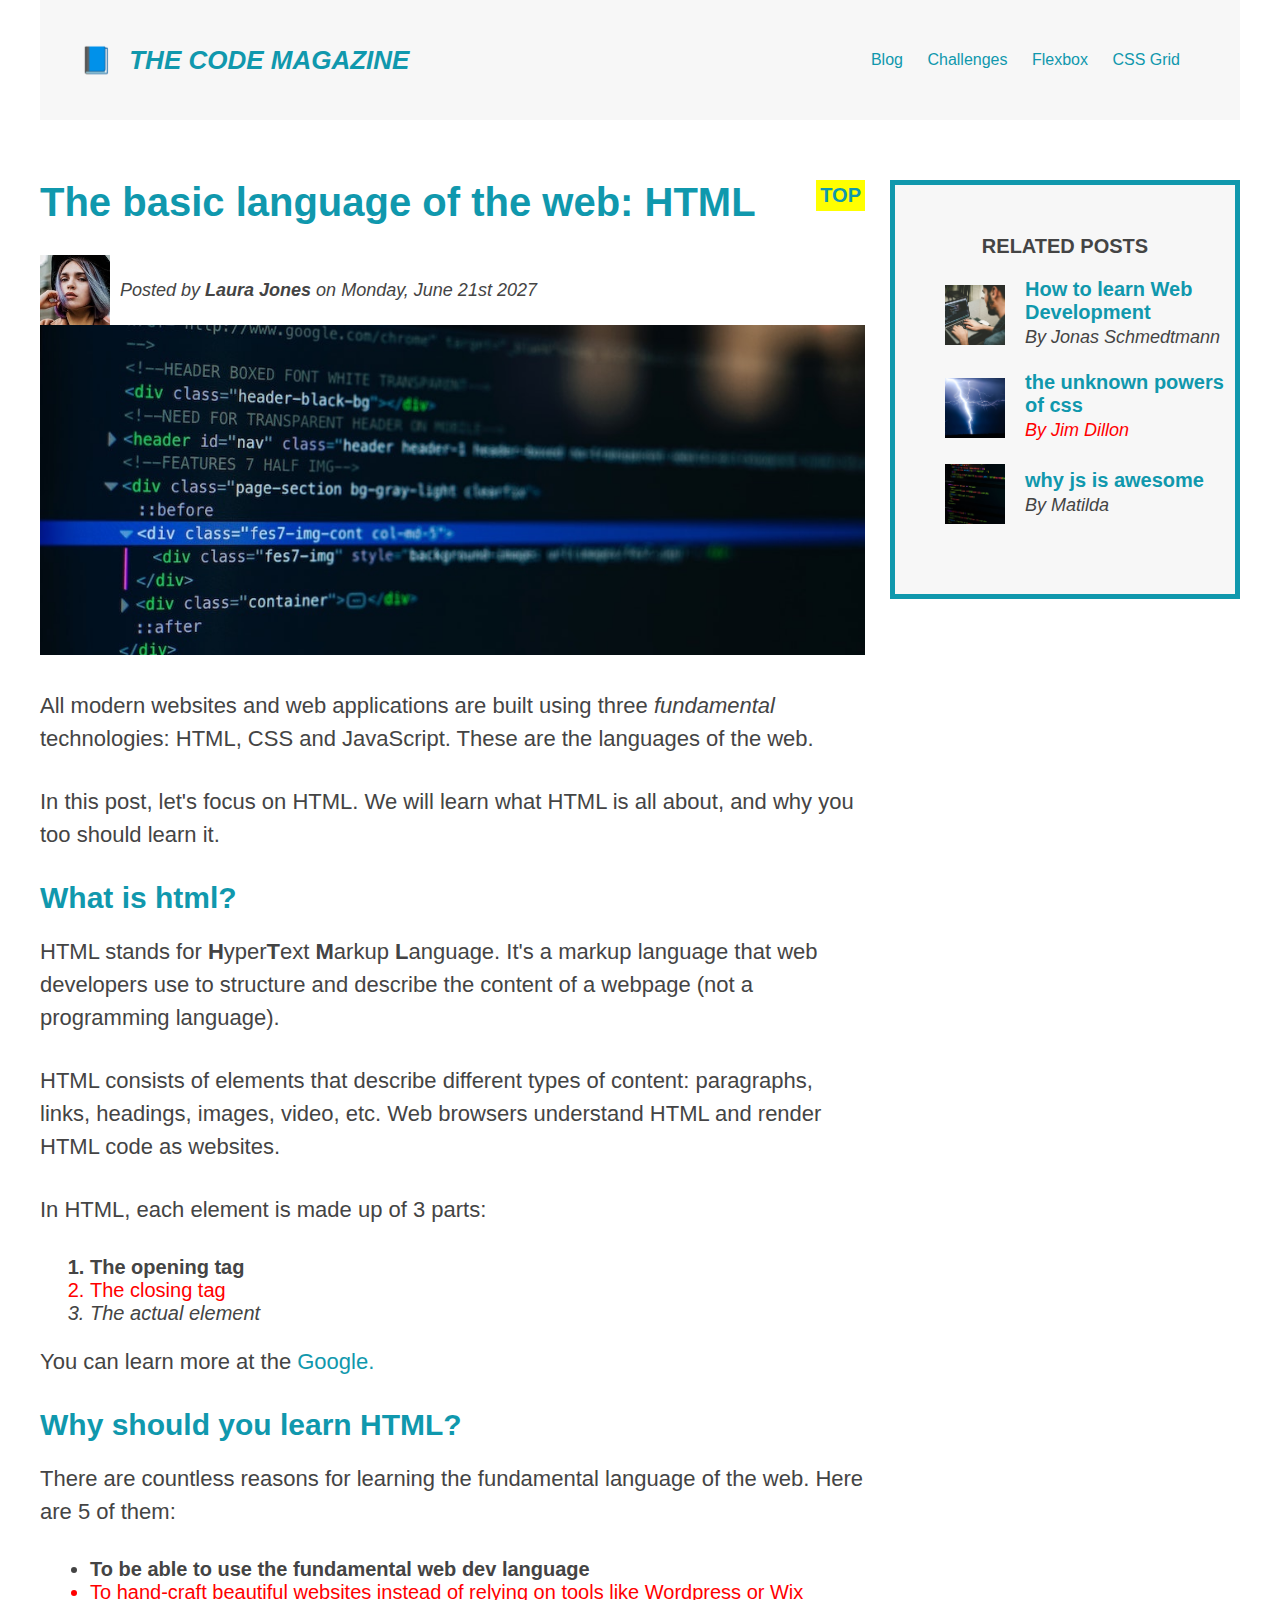
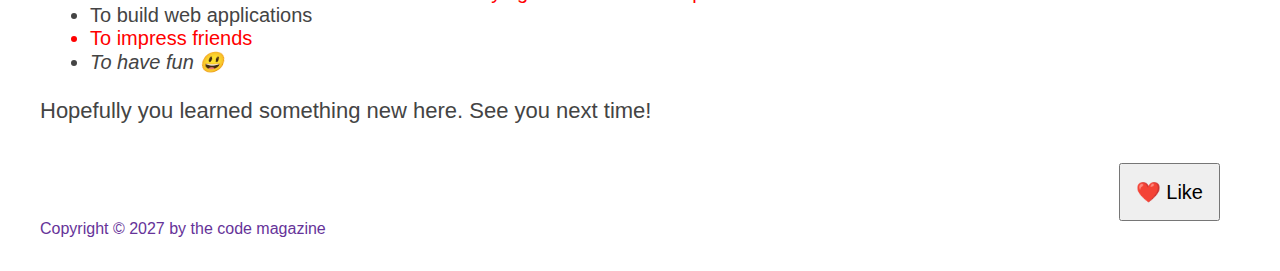
<file: index.html>
<!DOCTYPE html>
<html lang="en">
  <head>
    <title>The basic language of the web: HTMl</title>
    <link rel="stylesheet" href="styles/style.css" />
  </head>

  <body>
    <div class="container">
      <!-- best practice: each html page should only have 1 <h1> -->
      <header class="main-header">
        <h1>📘 The Code Magazine</h1>

        <nav>
          <a href="blog.html">Blog</a>
          <a href="product.html">Challenges</a>
          <a href="flexbox.html">Flexbox</a>
          <a href="css-grid.html">CSS Grid</a>
        </nav>
      </header>
      <div class="row">
        <article>
          <header class="post-header">
            <h2>The basic language of the web: HTML</h2>
            <!-- best practice: alt used for search engine to recognize the images
      and or disabilities -->
            <div class="author-box">
              <img
                src="img/laura-jones.jpg"
                alt="laura-jones"
                width="70"
                height="70"
              />
              <!-- best practice: should use <strong> instead of <b> since <b> is older html element -->
              <!-- best practice: b is no mean while strong emphasizes the importance of element -->
              <p id="author">
                Posted by <strong>Laura Jones</strong> on Monday, June 21st 2027
              </p>
            </div>

            <img class="post-img" src="img/post-img.jpg" alt="post-img" />
          </header>
          <p>
            <!-- best practice: using <em> instead of <i> 
            because <em> means element should be emphasized -->
            All modern websites and web applications are built using three
            <em>fundamental</em>
            technologies: HTML, CSS and JavaScript. These are the languages of
            the web.
          </p>
          <p>
            In this post, let's focus on HTML. We will learn what HTML is all
            about, and why you too should learn it.
          </p>

          <h3>What is html?</h3>
          <p>
            HTML stands for <strong>H</strong>yper<strong>T</strong>ext
            <strong>M</strong>arkup <strong>L</strong>anguage. It's a markup
            language that web developers use to structure and describe the
            content of a webpage (not a programming language).
          </p>
          <p>
            HTML consists of elements that describe different types of content:
            paragraphs, links, headings, images, video, etc. Web browsers
            understand HTML and render HTML code as websites.
          </p>
          <p>In HTML, each element is made up of 3 parts:</p>
          <ol>
            <li>The opening tag</li>
            <li>The closing tag</li>
            <li>The actual element</li>
          </ol>
          <p>
            You can learn more at the
            <!-- 
          _self: open in current frame (current windows if has no frame)
          _blank: open in new browser
          _parent: open in parent frame (current windows if has no frame)
          _top: open in top frame (current frame if has no frame)
          framename: open in specific frame
         -->
            <a href="https://www.google.com/" target="_blank">Google.</a>
          </p>

          <h3>Why should you learn HTML?</h3>
          <p>
            There are countless reasons for learning the fundamental language of
            the web. Here are 5 of them:
          </p>
          <ul>
            <li class="first-li">
              To be able to use the fundamental web dev language
            </li>
            <li>
              To hand-craft beautiful websites instead of relying on tools like
              Wordpress or Wix
            </li>
            <li>To build web applications</li>
            <li>To impress friends</li>
            <li>To have fun 😃</li>
          </ul>
          <p>Hopefully you learned something new here. See you next time!</p>
        </article>
        <!-- best practice: used for secondary information 
      not related to the main part-->
        <aside>
          <h4>Related posts</h4>
          <ul class="related">
            <li class="first-li related-post">
              <img
                src="img/related-1.jpg"
                alt="how to learn web developement"
                width="60"
                height="60"
              />
              <div>
                <a href="#" class="related-link"
                  >How to learn Web Development</a
                >
                <p class="related-author">By Jonas Schmedtmann</p>
              </div>
            </li>
            <li class="related-post">
              <img
                src="img/related-2.jpg"
                alt="the unknown powers of CSS"
                width="60"
                height="60"
              />
              <div>
                <a href="#" class="related-link">the unknown powers of css</a>
                <p class="related-author">By Jim Dillon</p>
              </div>
            </li>
            <li class="related-post">
              <img
                src="img/related-3.jpg"
                alt="why js is awesome"
                width="60"
                height="60"
              />
              <div>
                <a href="#" class="related-link">why js is awesome</a>
                <p class="related-author">By Matilda</p>
              </div>
            </li>
          </ul>
        </aside>
      </div>
      <footer>
        <p id="copyright" class="copyright-footer">
          Copyright &copy; 2027 by the code magazine
        </p>
      </footer>
      <button class="btn-like">❤️ Like</button>
    </div>
  </body>
</html>
</file>
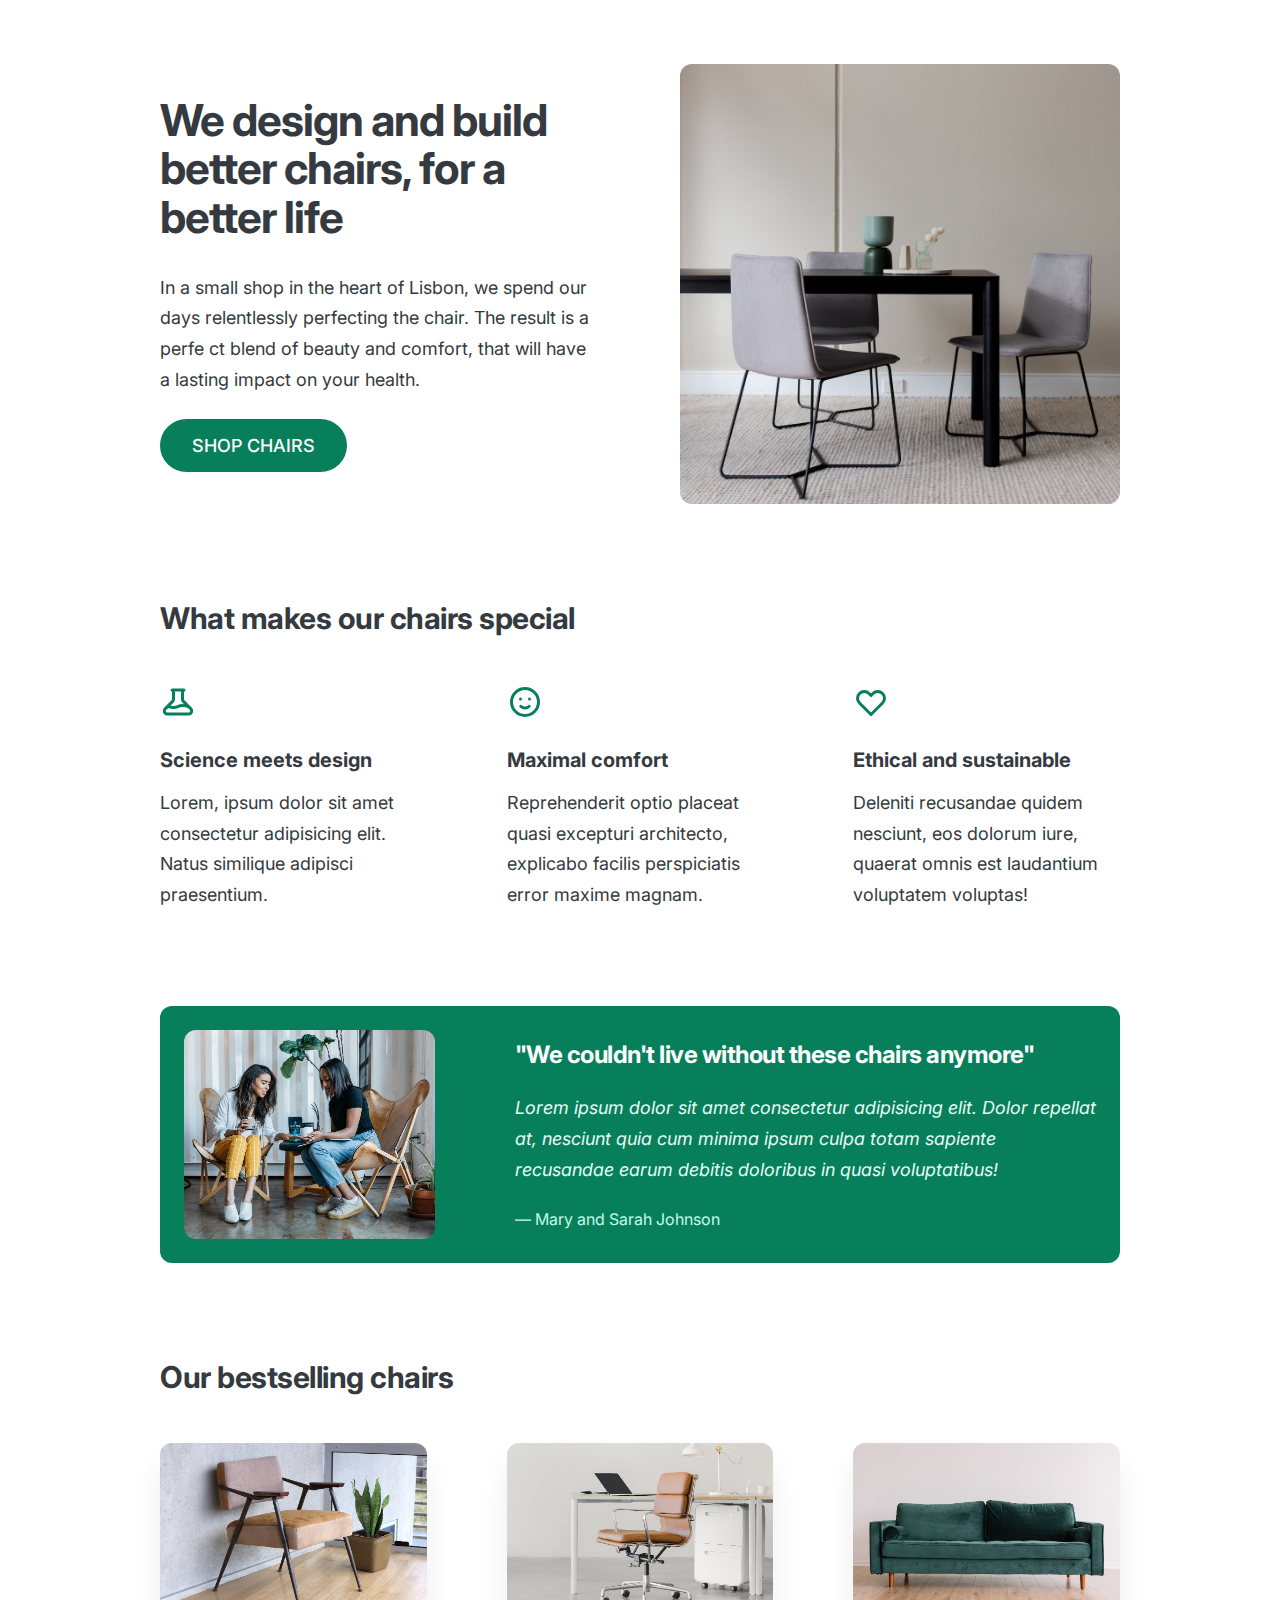
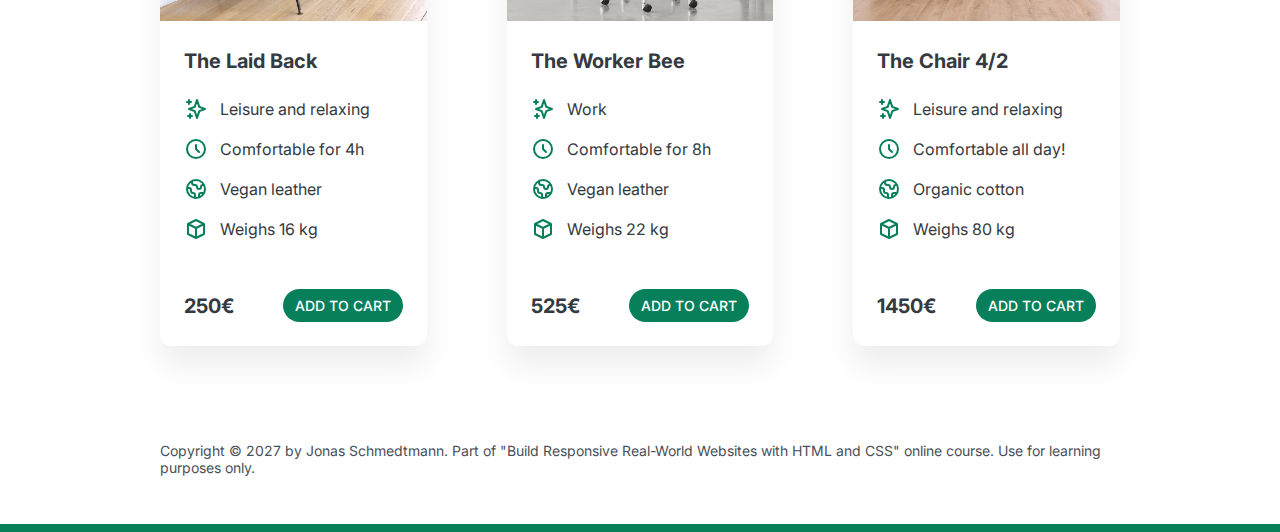
<file: Design/index.html>
<!DOCTYPE html>
<html lang="en">
  <head>
    <meta charset="UTF-8" />
    <meta http-equiv="X-UA-Compatible" content="IE=edge" />
    <meta name="viewport" content="width=device-width, initial-scale=1.0" />
    <link rel="preconnect" href="https://fonts.googleapis.com" />
    <link rel="preconnect" href="https://fonts.gstatic.com" crossorigin />
    <link
      href="https://fonts.googleapis.com/css2?family=Inter:wght@400;500;700&display=swap"
      rel="stylesheet"
    />
    <link rel="stylesheet" href="style.css" />
    <title>Lisbon Chair Shop</title>
  </head>
  <body>
    <div class="container">
      <header>
        <div class="header-text-box">
          <h1>We design and build better chairs, for a better life</h1>
          <p class="header-text">
            In a small shop in the heart of Lisbon, we spend our days
            relentlessly perfecting the chair. The result is a perfe ct blend of
            beauty and comfort, that will have a lasting impact on your health.
          </p>
          <a class="btn btn--big" href="#">Shop chairs</a>
        </div>
        <img src="hero.jpg" alt="Photo" />
      </header>

      <section>
        <h2>What makes our chairs special</h2>
        <div class="grid-3-cols">
          <div>
            <svg
              xmlns="http://www.w3.org/2000/svg"
              class="h-6 w-6 features-icon"
              fill="none"
              viewBox="0 0 24 24"
              stroke="currentColor"
            >
              <path
                stroke-linecap="round"
                stroke-linejoin="round"
                stroke-width="2"
                d="M19.428 15.428a2 2 0 00-1.022-.547l-2.387-.477a6 6 0 00-3.86.517l-.318.158a6 6 0 01-3.86.517L6.05 15.21a2 2 0 00-1.806.547M8 4h8l-1 1v5.172a2 2 0 00.586 1.414l5 5c1.26 1.26.367 3.414-1.415 3.414H4.828c-1.782 0-2.674-2.154-1.414-3.414l5-5A2 2 0 009 10.172V5L8 4z"
              />
            </svg>
            <p class="features-title"><strong>Science meets design</strong></p>
            <p class="features-text">
              Lorem, ipsum dolor sit amet consectetur adipisicing elit. Natus
              similique adipisci praesentium.
            </p>
          </div>

          <div>
            <svg
              xmlns="http://www.w3.org/2000/svg"
              class="h-6 w-6 features-icon"
              fill="none"
              viewBox="0 0 24 24"
              stroke="currentColor"
            >
              <path
                stroke-linecap="round"
                stroke-linejoin="round"
                stroke-width="2"
                d="M14.828 14.828a4 4 0 01-5.656 0M9 10h.01M15 10h.01M21 12a9 9 0 11-18 0 9 9 0 0118 0z"
              />
            </svg>
            <p class="features-title">
              <strong>Maximal comfort</strong>
            </p>
            <p class="features-text">
              Reprehenderit optio placeat quasi excepturi architecto, explicabo
              facilis perspiciatis error maxime magnam.
            </p>
          </div>

          <div>
            <svg
              xmlns="http://www.w3.org/2000/svg"
              class="h-6 w-6 features-icon"
              fill="none"
              viewBox="0 0 24 24"
              stroke="currentColor"
            >
              <path
                stroke-linecap="round"
                stroke-linejoin="round"
                stroke-width="2"
                d="M4.318 6.318a4.5 4.5 0 000 6.364L12 20.364l7.682-7.682a4.5 4.5 0 00-6.364-6.364L12 7.636l-1.318-1.318a4.5 4.5 0 00-6.364 0z"
              />
            </svg>
            <p class="features-title">
              <strong>Ethical and sustainable</strong>
            </p>
            <p class="features-text">
              Deleniti recusandae quidem nesciunt, eos dolorum iure, quaerat
              omnis est laudantium voluptatem voluptas!
            </p>
          </div>
        </div>
      </section>

      <section class="testimonial-section">
        <div class="grid-3-cols">
          <img src="customers.jpg" alt="People sitting on chairs" />
          <div class="testimonial-box">
            <h2>"We couldn't live without these chairs anymore"</h2>
            <blockquote class="testimonial-text">
              Lorem ipsum dolor sit amet consectetur adipisicing elit. Dolor
              repellat at, nesciunt quia cum minima ipsum culpa totam sapiente
              recusandae earum debitis doloribus in quasi voluptatibus!
            </blockquote>
            <p class="testimonial-author">&mdash; Mary and Sarah Johnson</p>
          </div>
        </div>
      </section>

      <section>
        <h2>Our bestselling chairs</h2>
        <div class="grid-3-cols">
          <figure class="chair">
            <img src="chair-1.jpg" alt="Chair" />
            <div class="chair-box">
              <h3>The Laid Back</h3>
              <ul class="chair-details">
                <li>
                  <svg
                    xmlns="http://www.w3.org/2000/svg"
                    class="h-6 w-6 chair-icon"
                    fill="none"
                    viewBox="0 0 24 24"
                    stroke="currentColor"
                  >
                    <path
                      stroke-linecap="round"
                      stroke-linejoin="round"
                      stroke-width="2"
                      d="M5 3v4M3 5h4M6 17v4m-2-2h4m5-16l2.286 6.857L21 12l-5.714 2.143L13 21l-2.286-6.857L5 12l5.714-2.143L13 3z"
                    />
                  </svg>
                  <!-- Span is a generic INLINE text element, it doesn't have any meaning. It's like a div element, but inline -->
                  <span>Leisure and relaxing</span>
                </li>
                <li>
                  <svg
                    xmlns="http://www.w3.org/2000/svg"
                    class="h-6 w-6 chair-icon"
                    fill="none"
                    viewBox="0 0 24 24"
                    stroke="currentColor"
                  >
                    <path
                      stroke-linecap="round"
                      stroke-linejoin="round"
                      stroke-width="2"
                      d="M12 8v4l3 3m6-3a9 9 0 11-18 0 9 9 0 0118 0z"
                    />
                  </svg>
                  <span>Comfortable for 4h</span>
                </li>
                <li>
                  <svg
                    xmlns="http://www.w3.org/2000/svg"
                    class="h-6 w-6 chair-icon"
                    fill="none"
                    viewBox="0 0 24 24"
                    stroke="currentColor"
                  >
                    <path
                      stroke-linecap="round"
                      stroke-linejoin="round"
                      stroke-width="2"
                      d="M3.055 11H5a2 2 0 012 2v1a2 2 0 002 2 2 2 0 012 2v2.945M8 3.935V5.5A2.5 2.5 0 0010.5 8h.5a2 2 0 012 2 2 2 0 104 0 2 2 0 012-2h1.064M15 20.488V18a2 2 0 012-2h3.064M21 12a9 9 0 11-18 0 9 9 0 0118 0z"
                    />
                  </svg>
                  <span>Vegan leather</span>
                </li>
                <li>
                  <svg
                    xmlns="http://www.w3.org/2000/svg"
                    class="h-6 w-6 chair-icon"
                    fill="none"
                    viewBox="0 0 24 24"
                    stroke="currentColor"
                  >
                    <path
                      stroke-linecap="round"
                      stroke-linejoin="round"
                      stroke-width="2"
                      d="M20 7l-8-4-8 4m16 0l-8 4m8-4v10l-8 4m0-10L4 7m8 4v10M4 7v10l8 4"
                    />
                  </svg>
                  <span>Weighs 16 kg</span>
                </li>
              </ul>
              <div class="chair-price">
                <strong>250€</strong>
                <a href="#" class="btn btn--small">Add to cart</a>
              </div>
            </div>
          </figure>

          <figure class="chair">
            <img src="chair-2.jpg" alt="Chair" />
            <div class="chair-box">
              <h3>The Worker Bee</h3>
              <ul class="chair-details">
                <li>
                  <svg
                    xmlns="http://www.w3.org/2000/svg"
                    class="h-6 w-6 chair-icon"
                    fill="none"
                    viewBox="0 0 24 24"
                    stroke="currentColor"
                  >
                    <path
                      stroke-linecap="round"
                      stroke-linejoin="round"
                      stroke-width="2"
                      d="M5 3v4M3 5h4M6 17v4m-2-2h4m5-16l2.286 6.857L21 12l-5.714 2.143L13 21l-2.286-6.857L5 12l5.714-2.143L13 3z"
                    />
                  </svg>
                  <span>Work</span>
                </li>
                <li>
                  <svg
                    xmlns="http://www.w3.org/2000/svg"
                    class="h-6 w-6 chair-icon"
                    fill="none"
                    viewBox="0 0 24 24"
                    stroke="currentColor"
                  >
                    <path
                      stroke-linecap="round"
                      stroke-linejoin="round"
                      stroke-width="2"
                      d="M12 8v4l3 3m6-3a9 9 0 11-18 0 9 9 0 0118 0z"
                    />
                  </svg>
                  <span>Comfortable for 8h</span>
                </li>
                <li>
                  <svg
                    xmlns="http://www.w3.org/2000/svg"
                    class="h-6 w-6 chair-icon"
                    fill="none"
                    viewBox="0 0 24 24"
                    stroke="currentColor"
                  >
                    <path
                      stroke-linecap="round"
                      stroke-linejoin="round"
                      stroke-width="2"
                      d="M3.055 11H5a2 2 0 012 2v1a2 2 0 002 2 2 2 0 012 2v2.945M8 3.935V5.5A2.5 2.5 0 0010.5 8h.5a2 2 0 012 2 2 2 0 104 0 2 2 0 012-2h1.064M15 20.488V18a2 2 0 012-2h3.064M21 12a9 9 0 11-18 0 9 9 0 0118 0z"
                    />
                  </svg>
                  <span>Vegan leather</span>
                </li>
                <li>
                  <svg
                    xmlns="http://www.w3.org/2000/svg"
                    class="h-6 w-6 chair-icon"
                    fill="none"
                    viewBox="0 0 24 24"
                    stroke="currentColor"
                  >
                    <path
                      stroke-linecap="round"
                      stroke-linejoin="round"
                      stroke-width="2"
                      d="M20 7l-8-4-8 4m16 0l-8 4m8-4v10l-8 4m0-10L4 7m8 4v10M4 7v10l8 4"
                    />
                  </svg>
                  <span>Weighs 22 kg</span>
                </li>
              </ul>
              <div class="chair-price">
                <strong>525€</strong>
                <a href="#" class="btn btn--small">Add to cart</a>
              </div>
            </div>
          </figure>

          <figure class="chair">
            <img src="chair-3.jpg" alt="Chair" />
            <div class="chair-box">
              <h3>The Chair 4/2</h3>
              <ul class="chair-details">
                <li>
                  <svg
                    xmlns="http://www.w3.org/2000/svg"
                    class="h-6 w-6 chair-icon"
                    fill="none"
                    viewBox="0 0 24 24"
                    stroke="currentColor"
                  >
                    <path
                      stroke-linecap="round"
                      stroke-linejoin="round"
                      stroke-width="2"
                      d="M5 3v4M3 5h4M6 17v4m-2-2h4m5-16l2.286 6.857L21 12l-5.714 2.143L13 21l-2.286-6.857L5 12l5.714-2.143L13 3z"
                    />
                  </svg>
                  <span>Leisure and relaxing</span>
                </li>
                <li>
                  <svg
                    xmlns="http://www.w3.org/2000/svg"
                    class="h-6 w-6 chair-icon"
                    fill="none"
                    viewBox="0 0 24 24"
                    stroke="currentColor"
                  >
                    <path
                      stroke-linecap="round"
                      stroke-linejoin="round"
                      stroke-width="2"
                      d="M12 8v4l3 3m6-3a9 9 0 11-18 0 9 9 0 0118 0z"
                    />
                  </svg>
                  <span>Comfortable all day!</span>
                </li>
                <li>
                  <svg
                    xmlns="http://www.w3.org/2000/svg"
                    class="h-6 w-6 chair-icon"
                    fill="none"
                    viewBox="0 0 24 24"
                    stroke="currentColor"
                  >
                    <path
                      stroke-linecap="round"
                      stroke-linejoin="round"
                      stroke-width="2"
                      d="M3.055 11H5a2 2 0 012 2v1a2 2 0 002 2 2 2 0 012 2v2.945M8 3.935V5.5A2.5 2.5 0 0010.5 8h.5a2 2 0 012 2 2 2 0 104 0 2 2 0 012-2h1.064M15 20.488V18a2 2 0 012-2h3.064M21 12a9 9 0 11-18 0 9 9 0 0118 0z"
                    />
                  </svg>
                  <span>Organic cotton</span>
                </li>
                <li>
                  <svg
                    xmlns="http://www.w3.org/2000/svg"
                    class="h-6 w-6 chair-icon"
                    fill="none"
                    viewBox="0 0 24 24"
                    stroke="currentColor"
                  >
                    <path
                      stroke-linecap="round"
                      stroke-linejoin="round"
                      stroke-width="2"
                      d="M20 7l-8-4-8 4m16 0l-8 4m8-4v10l-8 4m0-10L4 7m8 4v10M4 7v10l8 4"
                    />
                  </svg>
                  <span>Weighs 80 kg</span>
                </li>
              </ul>
              <div class="chair-price">
                <strong>1450€</strong>
                <a href="#" class="btn btn--small">Add to cart</a>
              </div>
            </div>
          </figure>
        </div>
      </section>

      <footer>
        Copyright &copy; 2027 by Jonas Schmedtmann. Part of "Build Responsive
        Real-World Websites with HTML and CSS" online course. Use for learning
        purposes only.
      </footer>
    </div>
  </body>
</html>
</file>
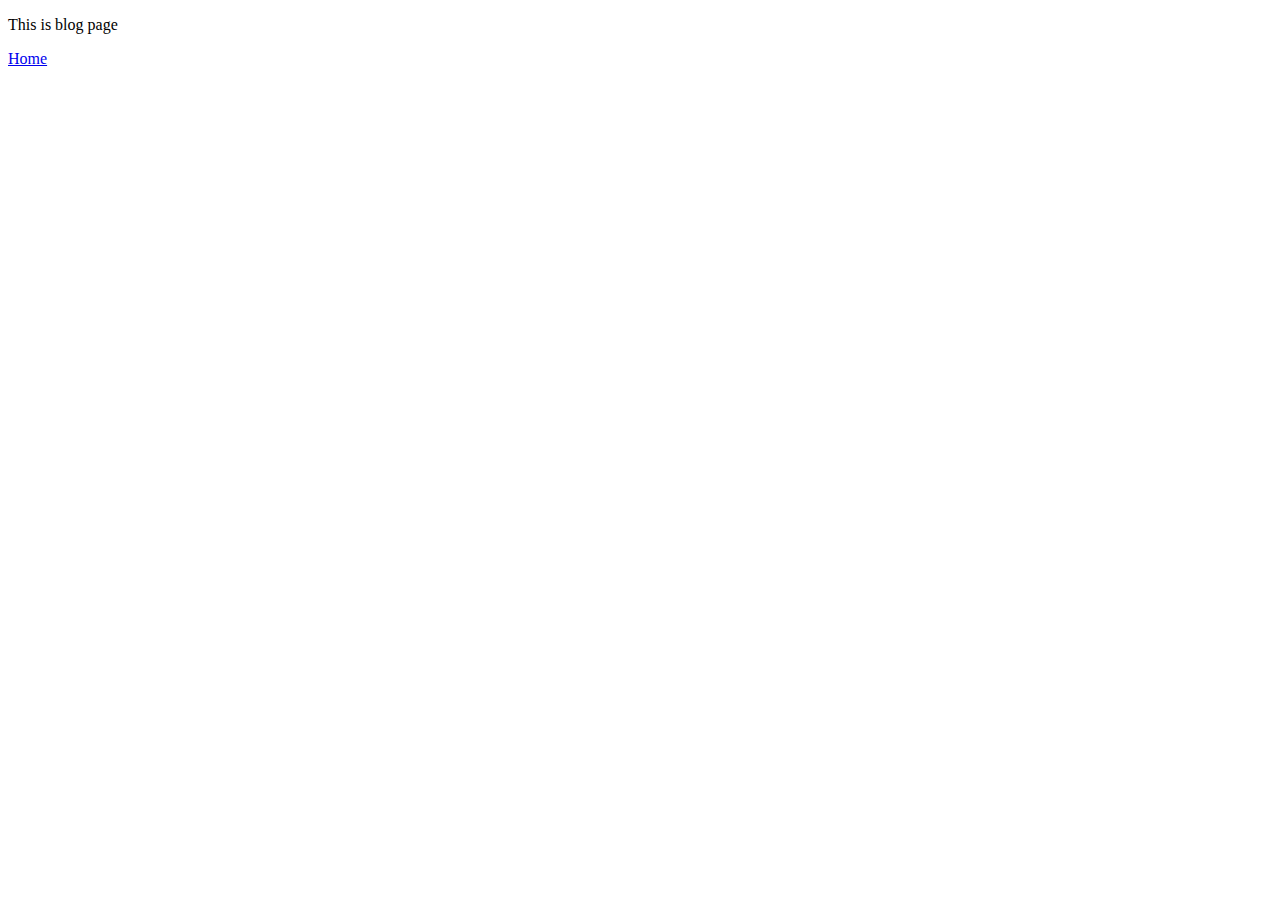
<file: blog.html>
<!DOCTYPE html>
<html lang="en">
<head>
    <meta charset="UTF-8">
    <meta http-equiv="X-UA-Compatible" content="IE=edge">
    <meta name="viewport" content="width=device-width, initial-scale=1.0">
    <title>Blog html page</title>
</head>
<body>
    <p>This is blog page</p>
    <a href="index.html">Home</a>
</body>
</html>
</file>
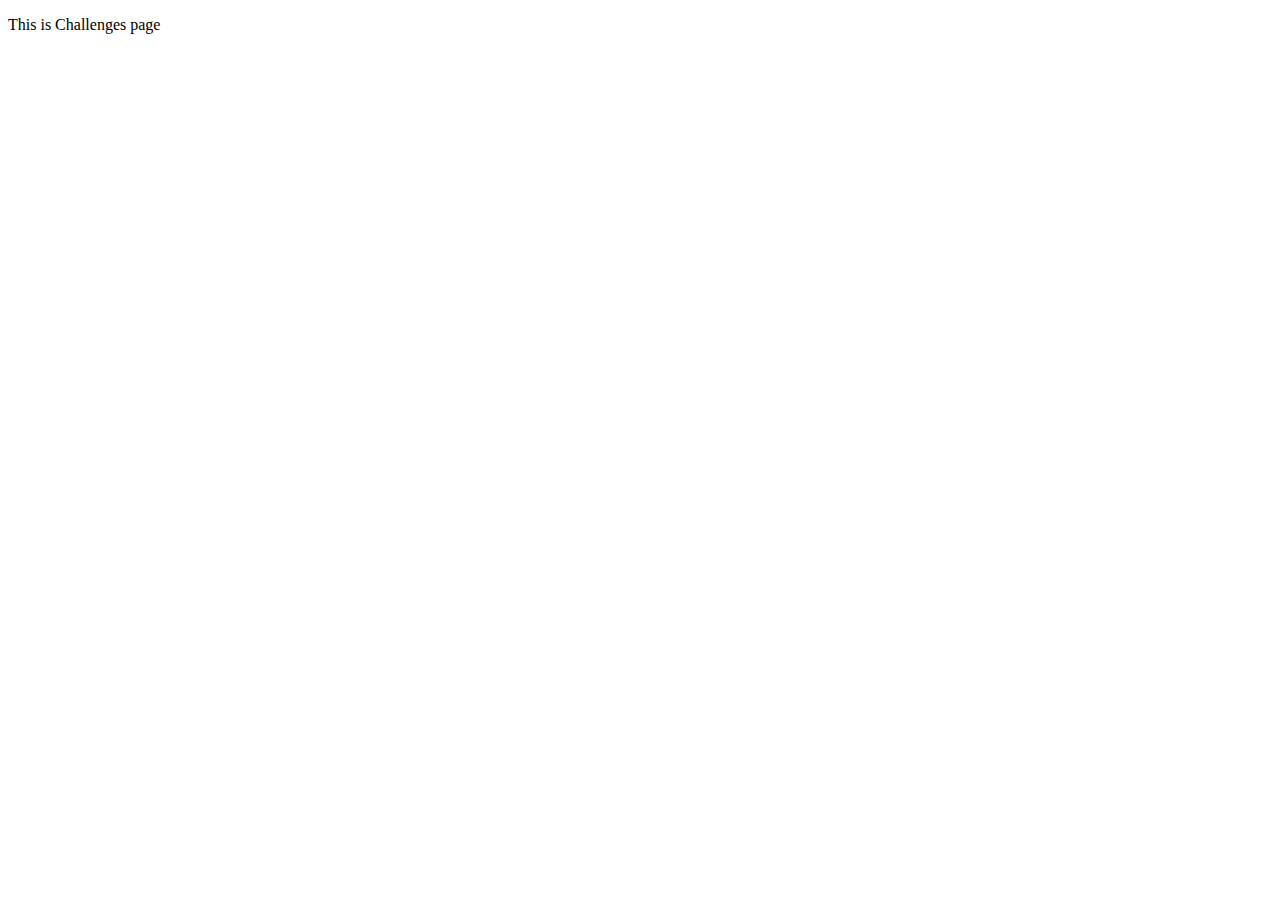
<file: challenges.html>
<!DOCTYPE html>
<html lang="en">
<head>
    <meta charset="UTF-8">
    <meta http-equiv="X-UA-Compatible" content="IE=edge">
    <meta name="viewport" content="width=device-width, initial-scale=1.0">
    <title>Challenges html page</title>
</head>
<body>
    <p>This is Challenges page</p>
</body>
</html>
</file>
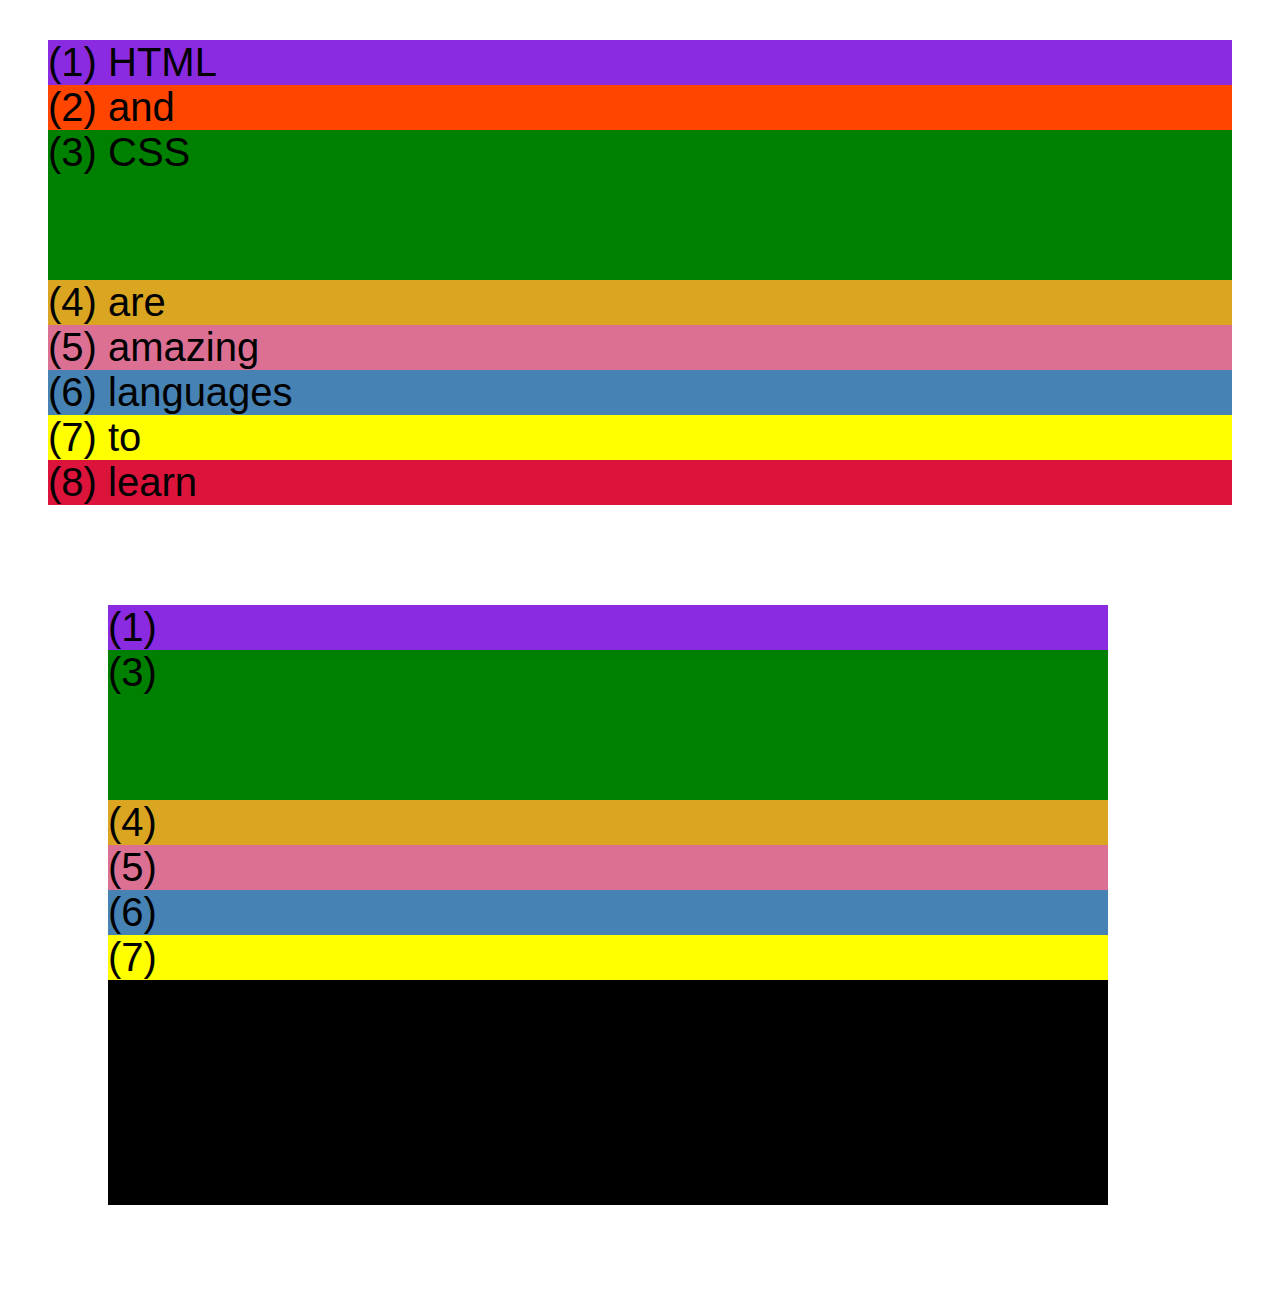
<file: css-grid.html>
<!DOCTYPE html>
<html lang="en">
  <head>
    <meta charset="UTF-8" />
    <meta http-equiv="X-UA-Compatible" content="IE=edge" />
    <meta name="viewport" content="width=device-width, initial-scale=1.0" />
    <title>CSS Grid</title>
    <style>
      .el--1 {
        background-color: blueviolet;
      }
      .el--2 {
        background-color: orangered;
      }
      .el--3 {
        background-color: green;
        height: 150px;
      }
      .el--4 {
        background-color: goldenrod;
      }
      .el--5 {
        background-color: palevioletred;
      }
      .el--6 {
        background-color: steelblue;
      }
      .el--7 {
        background-color: yellow;
      }
      .el--8 {
        background-color: crimson;
      }

      .container--1 {
        /* STARTER */
        font-family: sans-serif;
        background-color: #ddd;
        font-size: 40px;
        margin: 40px;

        /* CSS GRID */
      }

      .container--2 {
        /* STARTER */
        font-family: sans-serif;
        background-color: black;
        font-size: 40px;
        margin: 100px;

        width: 1000px;
        height: 600px;

        /* CSS GRID */
      }
    </style>
  </head>
  <body>
    <div class="container--1">
      <div class="el el--1">(1) HTML</div>
      <div class="el el--2">(2) and</div>
      <div class="el el--3">(3) CSS</div>
      <div class="el el--4">(4) are</div>
      <div class="el el--5">(5) amazing</div>
      <div class="el el--6">(6) languages</div>
      <div class="el el--7">(7) to</div>
      <div class="el el--8">(8) learn</div>
    </div>

    <div class="container--2">
      <div class="el el--1">(1)</div>
      <div class="el el--3">(3)</div>
      <div class="el el--4">(4)</div>
      <div class="el el--5">(5)</div>
      <div class="el el--6">(6)</div>
      <div class="el el--7">(7)</div>
    </div>
  </body>
</html>
</file>
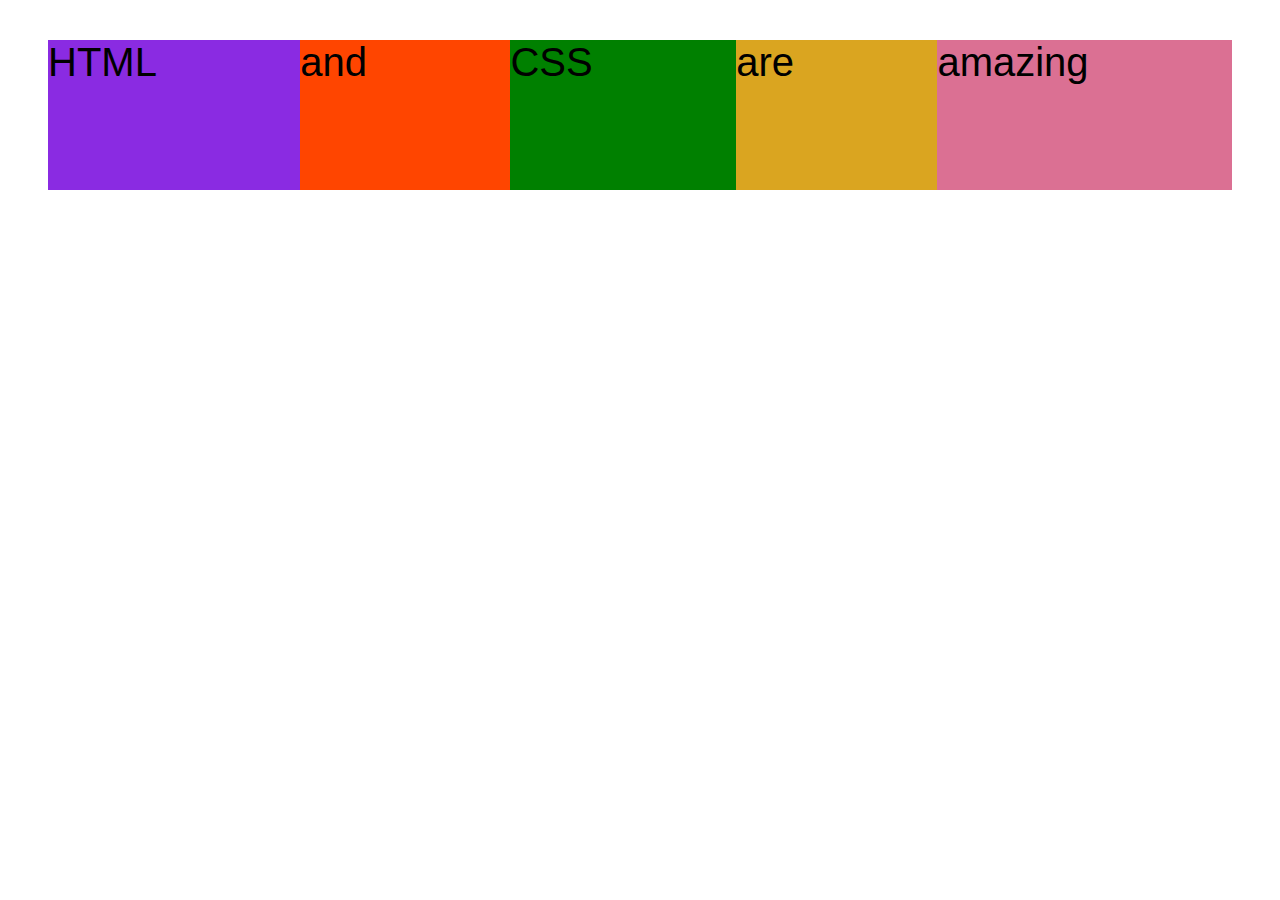
<file: flexbox.html>
<!DOCTYPE html>
<html lang="en">
  <head>
    <meta charset="UTF-8" />
    <meta http-equiv="X-UA-Compatible" content="IE=edge" />
    <meta name="viewport" content="width=device-width, initial-scale=1.0" />
    <title>Flexbox</title>
    <style>
      .el--1 {
        background-color: blueviolet;
      }
      .el--2 {
        background-color: orangered;
      }
      .el--3 {
        background-color: green;
      }
      .el--4 {
        background-color: goldenrod;
      }
      .el--5 {
        background-color: palevioletred;
      }
      .el--6 {
        background-color: steelblue;
      }
      .el--7 {
        background-color: yellow;
      }
      .el--8 {
        background-color: crimson;
      }
      .el{
        flex-grow: 1;
        flex-shrink: 1;
        flex-basis: auto;
      }

      .container {
        /* STARTER */
        font-family: sans-serif;
        background-color: #ddd;
        font-size: 40px;
        margin: 40px;
        height: 150px;


        /* FLEXBOX */
        display: flex;
        justify-content: space-around;
      }
    </style>
  </head>
  <body>
    <div class="container">
      <div class="el el--1">HTML</div>
      <div class="el el--2">and</div>
      <div class="el el--3">CSS</div>
      <div class="el el--4">are</div>
      <div class="el el--5">amazing</div>
      <!-- <div class="el el--6">languages</div>
      <div class="el el--7">to</div>
      <div class="el el--8">learn</div> -->
    </div>
  </body>
</html>
</file>
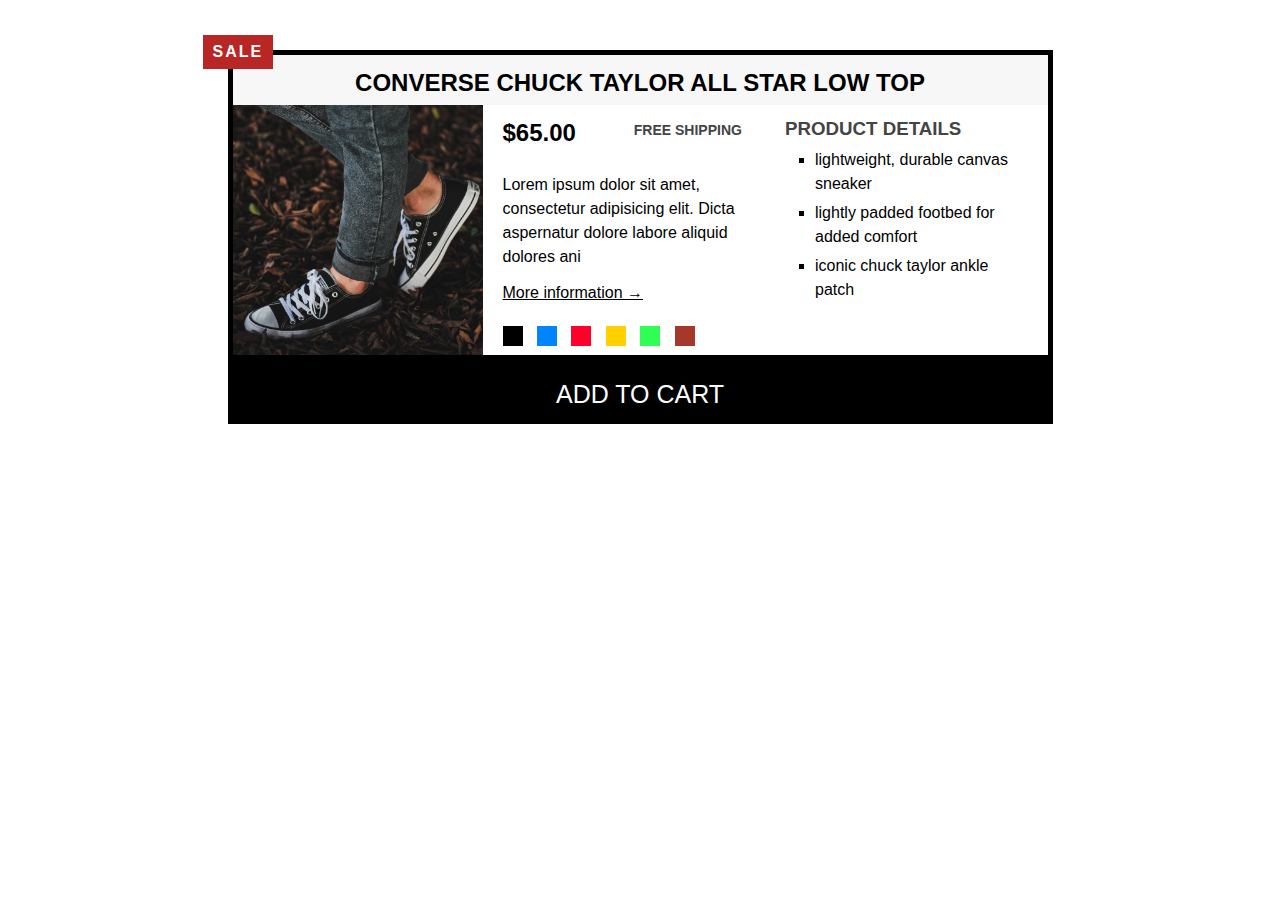
<file: product.html>
<!DOCTYPE html>
<html lang="en">
  <head>
    <meta charset="UTF-8" />
    <meta http-equiv="X-UA-Compatible" content="IE=edge" />
    <meta name="viewport" content="width=device-width, initial-scale=1.0" />
    <title>Challenge #2</title>
    <link rel="stylesheet" href="styles/product.css" />
  </head>
  <body>
    <div class="container">
      <p class="sale">SALE</p>
      <article>
        <h2 class="product-name">converse chuck taylor all star low top</h2>
        <img
          src="img/challenges.jpg"
          alt="the product"
          class="product-img"
        />

        <div class="product-description">
          <p class="product-price">$65.00</p>
          <p class="shipping">Free shipping</p>
          <p class="product-text">
            Lorem ipsum dolor sit amet, consectetur adipisicing elit. Dicta
            aspernatur dolore labore aliquid dolores ani
          </p>
          <a href="#" class="more-info">More information &RightArrow;</a>
          <div class="color-choice">
            <div class="black"></div>
            <div class="blue"></div>
            <div class="red"></div>
            <div class="orange"></div>
            <div class="green"></div>
            <div class="brown"></div>
          </div>
        </div>

        <div class="product-details">
          <h3 class="details-title">Product details</h3>
          <ul>
            <li>lightweight, durable canvas sneaker</li>
            <li>lightly padded footbed for added comfort</li>
            <li>iconic chuck taylor ankle patch</li>
          </ul>
        </div>
        <button class="btn-add-to-cart">Add to cart</button>
      </article>
    </div>
  </body>
</html>
</file>
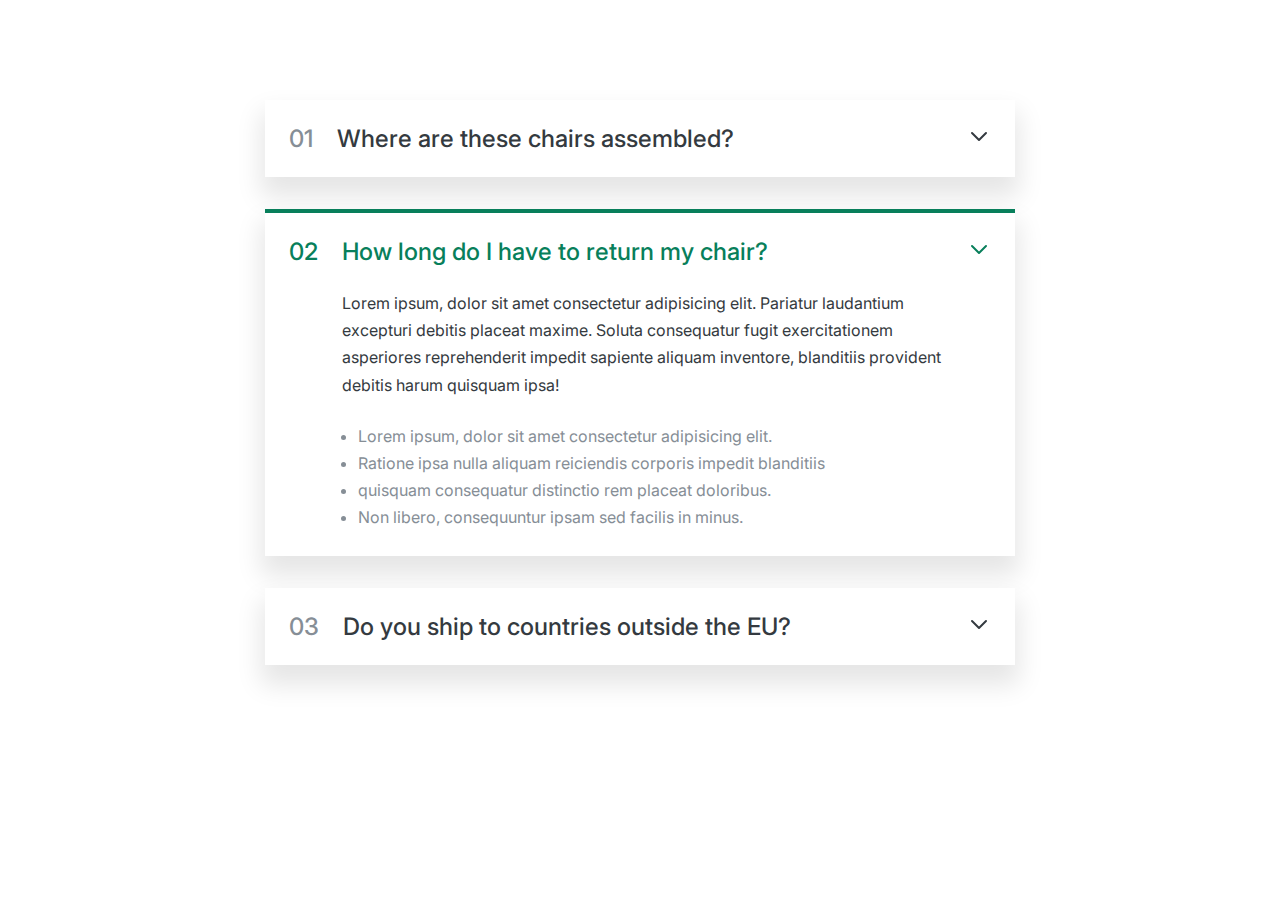
<file: Component-Layout/accordion.html>
<!DOCTYPE html>
<html lang="en">
  <head>
    <meta charset="UTF-8" />
    <meta http-equiv="X-UA-Compatible" content="IE=edge" />
    <meta name="viewport" content="width=device-width, initial-scale=1.0" />
    <title>Accordion</title>
    <link rel="preconnect" href="https://fonts.googleapis.com" />
    <link rel="preconnect" href="https://fonts.gstatic.com" crossorigin />
    <link
      href="https://fonts.googleapis.com/css2?family=Inter:wght@400;500;700&display=swap"
      rel="stylesheet"
    />
    <style>
      /*
SPACING SYSTEM (px)
2 / 4 / 8 / 12 / 16 / 24 / 32 / 48 / 64 / 80 / 96 / 128

FONT SIZE SYSTEM (px)
10 / 12 / 14 / 16 / 18 / 20 / 24 / 30 / 36 / 44 / 52 / 62 / 74 / 86 / 98
*/

      /* MAIN COLOR 
main: #087f5b
gey: #343a40

*/

      * {
        margin: 0;
        padding: 0;
        box-sizing: border-box;
      }

      /* ------------------------ */
      /* GENERAL STYLES */
      /* ------------------------ */
      body {
        font-family: "Inter", sans-serif;
        color: #343a40;
      }

      .accordion {
        width: 750px;
        margin: 100px auto; /*add this to make it center*/
      }

      .item {
        background-color: #fff;
        padding: 24px;
        margin-bottom: 32px;
        box-shadow: 0 16px 24px 4px rgb(0, 0, 0, 0.1);
        display: grid;
        grid-template-columns: auto 1fr auto;
        column-gap: 24px;
      }
      .active {
        border-top: 4px solid #087f5b;
      }
      .active .number,
      .active .text {
        color: #087f5b;
      }
      .active .icon {
        stroke: #087f5b;
      }
      .active .hidden-box{
          display: block;
      }
      .number {
        font-size: 24px;
        font-weight: 500;
        color: #868e96;
      }
      .text {
        font-size: 24px;
        font-weight: 500;
      }
      .icon {
        width: 24px;
        height: 24px;
      }
      .hidden-box {
        line-height: 1.7;
        margin-top: 24px;
        grid-column: 2/3;
        display: none;
      }

      .hidden-box ul {
        color: #868e96;
        margin-top: 24px;
        margin-left: 16px;
      }
    </style>
  </head>
  <body>
    <div class="accordion">
      <div class="item">
        <p class="number">01</p>
        <p class="text">Where are these chairs assembled?</p>
        <svg
          xmlns="http://www.w3.org/2000/svg"
          class="h-6 w-6 icon"
          fill="none"
          viewBox="0 0 24 24"
          stroke="currentColor"
        >
          <path
            stroke-linecap="round"
            stroke-linejoin="round"
            stroke-width="2"
            d="M19 9l-7 7-7-7"
          />
        </svg>
        <div class="hidden-box">
          <p>
            Lorem ipsum, dolor sit amet consectetur adipisicing elit. Pariatur
            laudantium excepturi debitis placeat maxime. Soluta consequatur
            fugit exercitationem asperiores reprehenderit impedit sapiente
            aliquam inventore, blanditiis provident debitis harum quisquam ipsa!
          </p>
          <ul>
            <li>Lorem ipsum, dolor sit amet consectetur adipisicing elit.</li>
            <li>
              Ratione ipsa nulla aliquam reiciendis corporis impedit blanditiis
            </li>
            <li>quisquam consequatur distinctio rem placeat doloribus.</li>
            <li>Non libero, consequuntur ipsam sed facilis in minus.</li>
          </ul>
        </div>
      </div>
      <div class="item active">
        <p class="number">02</p>
        <p class="text">How long do I have to return my chair?</p>
        <svg
          xmlns="http://www.w3.org/2000/svg"
          class="h-6 w-6 icon"
          fill="none"
          viewBox="0 0 24 24"
          stroke="currentColor"
        >
          <path
            stroke-linecap="round"
            stroke-linejoin="round"
            stroke-width="2"
            d="M19 9l-7 7-7-7"
          />
        </svg>
        <div class="hidden-box">
          <p>
            Lorem ipsum, dolor sit amet consectetur adipisicing elit. Pariatur
            laudantium excepturi debitis placeat maxime. Soluta consequatur
            fugit exercitationem asperiores reprehenderit impedit sapiente
            aliquam inventore, blanditiis provident debitis harum quisquam ipsa!
          </p>
          <ul>
            <li>Lorem ipsum, dolor sit amet consectetur adipisicing elit.</li>
            <li>
              Ratione ipsa nulla aliquam reiciendis corporis impedit blanditiis
            </li>
            <li>quisquam consequatur distinctio rem placeat doloribus.</li>
            <li>Non libero, consequuntur ipsam sed facilis in minus.</li>
          </ul>
        </div>
      </div>
      <div class="item">
        <p class="number">03</p>
        <p class="text">Do you ship to countries outside the EU?</p>
        <svg
          xmlns="http://www.w3.org/2000/svg"
          class="h-6 w-6 icon"
          fill="none"
          viewBox="0 0 24 24"
          stroke="currentColor"
        >
          <path
            stroke-linecap="round"
            stroke-linejoin="round"
            stroke-width="2"
            d="M19 9l-7 7-7-7"
          />
        </svg>
        <div class="hidden-box">
          <p>
            Lorem ipsum, dolor sit amet consectetur adipisicing elit. Pariatur
            laudantium excepturi debitis placeat maxime. Soluta consequatur
            fugit exercitationem asperiores reprehenderit impedit sapiente
            aliquam inventore, blanditiis provident debitis harum quisquam ipsa!
          </p>
          <ul>
            <li>Lorem ipsum, dolor sit amet consectetur adipisicing elit.</li>
            <li>
              Ratione ipsa nulla aliquam reiciendis corporis impedit blanditiis
            </li>
            <li>quisquam consequatur distinctio rem placeat doloribus.</li>
            <li>Non libero, consequuntur ipsam sed facilis in minus.</li>
          </ul>
        </div>
      </div>
    </div>
  </body>
</html>
</file>
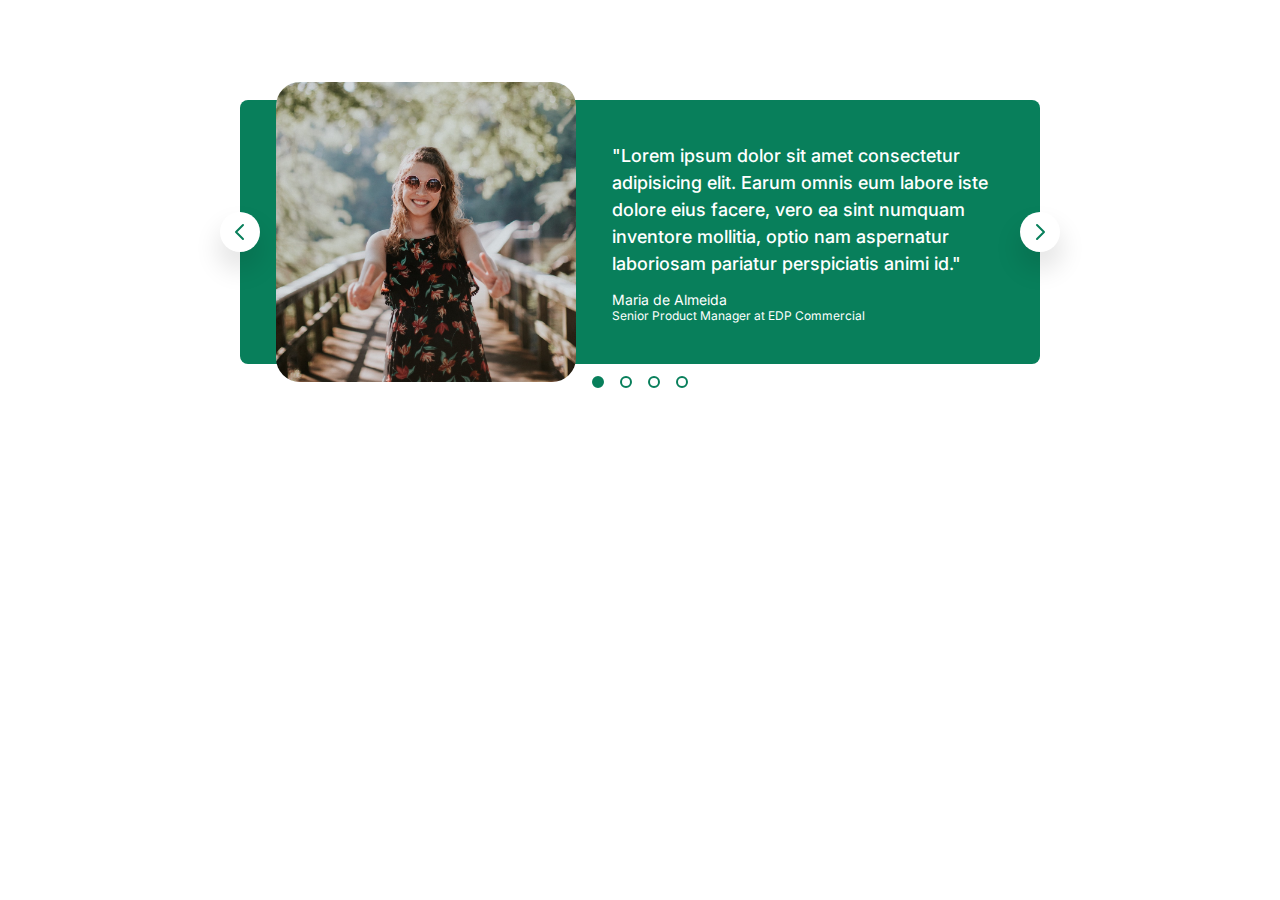
<file: Component-Layout/carousel.html>
<!DOCTYPE html>
<html lang="en">
  <head>
    <meta charset="UTF-8" />
    <meta http-equiv="X-UA-Compatible" content="IE=edge" />
    <meta name="viewport" content="width=device-width, initial-scale=1.0" />
    <title>Carousel</title>
    <link rel="preconnect" href="https://fonts.googleapis.com" />
    <link rel="preconnect" href="https://fonts.gstatic.com" crossorigin />
    <link
      href="https://fonts.googleapis.com/css2?family=Inter:wght@400;500;700&display=swap"
      rel="stylesheet"
    />
    <style>
      /*
      SPACING SYSTEM (px)
      2 / 4 / 8 / 12 / 16 / 24 / 32 / 48 / 64 / 80 / 96 / 128

      FONT SIZE SYSTEM (px)
      10 / 12 / 14 / 16 / 18 / 20 / 24 / 30 / 36 / 44 / 52 / 62 / 74 / 86 / 98
      */

      /* MAIN COLOR
      main: #087f5b
      gey: #343a40

      */

      * {
        margin: 0;
        padding: 0;
        box-sizing: border-box;
      }

      /* ------------------------ */
      /* GENERAL STYLES */
      /* ------------------------ */
      body {
        font-family: "Inter", sans-serif;
        color: #343a40;
      }

      .carousel {
        width: 800px;
        margin: 100px auto;
        background-color: #087f5b;
        color: #fff;
        border-radius: 8px;
        padding: 32px;
        padding-left: 86px;
        padding: 32px 48px 32px 86px;

        display: flex;
        align-items: center;
        gap: 86px;

        position: relative;
      }

      .picture {
        width: 200px;
        height: 200px;
        border-radius: 16px;
        transform: scale(1.5);
      }
      .text {
        font-size: 18px;
        font-weight: 500;
        line-height: 1.5;
        margin-bottom: 14px;
      }
      .name {
          font-size: 14px;
      }
      .title {
        font-size: 12px;
      }
      /* Control */
      .btn {
        height: 40px;
        width: 40px;
        background-color: #fff;
        color: #087f5b;
        border: none;
        border-radius: 50%;
        cursor: pointer;
        box-shadow: 0 16px 24px 3px rgb(0, 0, 0, 0.1);

        position: absolute;

        display: flex;
        align-items: center;
        justify-content: center;
      }
      .btn-left {
        left: 0;
        top: 50%;
        transform: translate(-50%, -50%);
      }
      .btn-right {
        right: 0;
        top: 50%;
        transform: translate(50%, -50%);
      }

      .btn-icon {
        height: 24px;
        width: 24px;
      }
      .dots {
        position: absolute;
        bottom: 0;
        left: 50%;
        transform: translate(-50%, 200%);

        display: flex;
        gap: 16px;
      }
      .dot {
        height: 12px;
        width: 12px;
        background-color: white;
        border: 2px solid #087f5b;
        border-radius: 50%;
        cursor: pointer;
      }
      .dot-fill{
          background-color: #087f5b;
      }
    </style>
  </head>
  <body>
    <div class="carousel">
      <button class="btn btn-left">
        <svg
          xmlns="http://www.w3.org/2000/svg"
          class="h-6 w-6 btn-icon"
          fill="none"
          viewBox="0 0 24 24"
          stroke="currentColor"
        >
          <path
            stroke-linecap="round"
            stroke-linejoin="round"
            stroke-width="2"
            d="M15 19l-7-7 7-7"
          />
        </svg>
      </button>
      <img src="img/maria.jpg" alt="" class="picture" />
      <div class="infor">
        <p class="text">
          "Lorem ipsum dolor sit amet consectetur adipisicing elit. Earum omnis
          eum labore iste dolore eius facere, vero ea sint numquam inventore
          mollitia, optio nam aspernatur laboriosam pariatur perspiciatis animi
          id."
        </p>
        <p class="name">Maria de Almeida</p>
        <p class="title">Senior Product Manager at EDP Commercial</p>
      </div>
      <button class="btn btn-right">
        <svg
          xmlns="http://www.w3.org/2000/svg"
          class="h-6 w-6 btn-icon"
          fill="none"
          viewBox="0 0 24 24"
          stroke="currentColor"
        >
          <path
            stroke-linecap="round"
            stroke-linejoin="round"
            stroke-width="2"
            d="M9 5l7 7-7 7"
          />
        </svg>
      </button>
      <div class="dots">
        <button class="dot dot-fill">&nbsp</button>
        <button class="dot">&nbsp</button>
        <button class="dot">&nbsp</button>
        <button class="dot">&nbsp</button>
      </div>
    </div>
  </body>
</html>
</file>
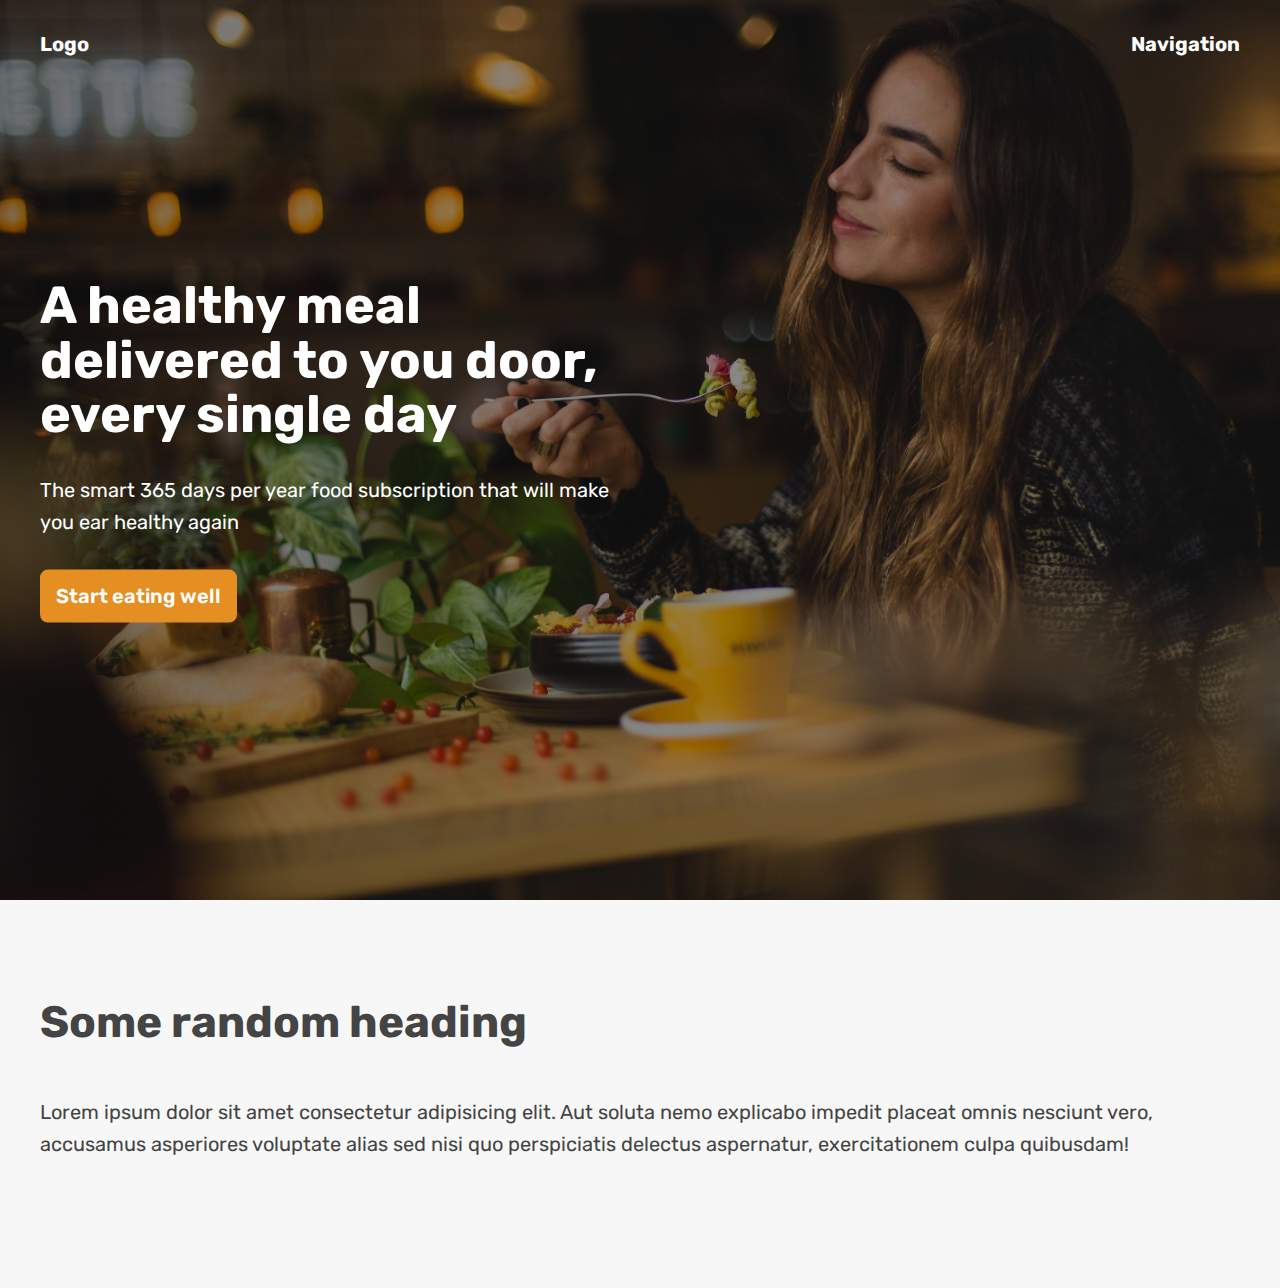
<file: Component-Layout/hero.html>
<!DOCTYPE html>
<html lang="en">
  <head>
    <meta charset="UTF-8" />
    <meta http-equiv="X-UA-Compatible" content="IE=edge" />
    <meta name="viewport" content="width=device-width, initial-scale=1.0" />
    <title>Hero</title>
    <link rel="preconnect" href="https://fonts.googleapis.com" />
    <link rel="preconnect" href="https://fonts.gstatic.com" crossorigin />
    <link
      href="https://fonts.googleapis.com/css2?family=Rubik:wght@400;500;700&display=swap"
      rel="stylesheet"
    />

    <style>
      /*
SPACING SYSTEM (px)
2 / 4 / 8 / 12 / 16 / 24 / 32 / 48 / 64 / 80 / 96 / 128

FONT SIZE SYSTEM (px)
10 / 12 / 14 / 16 / 18 / 20 / 24 / 30 / 36 / 44 / 52 / 62 / 74 / 86 / 98
*/

      * {
        margin: 0;
        padding: 0;
        box-sizing: border-box;
      }
      html {
        font-family: "Rubik", sans-serif;
        color: #444;
      }

      .container {
        margin: 0 auto;
        width: 1200px;
        
      }

      header {
        color: white;
        height: 100vh;
        position: relative;
        background-image: linear-gradient(
            to right,
            rgba(0, 0, 0, 0.5),
            rgba(0, 0, 0, 0.3)
          ),
          url("img/hero.jpg");
        background-size: cover;
      }
      .header-container {
        width: 1200px;
        position: absolute;
        left: 50%;
        top: 50%;
        transform: translate(-50%, -50%);

        line-height: 1.05;
      }

      .header-container-inner {
        width: 50%;
      }

      nav {
        font-size: 20px;
        font-weight: 700;
        padding-top: 32px;
        display: flex;
        justify-content: space-between;
      }

      h1 {
        font-size: 52px;
        margin-bottom: 32px;
      }

      p {
        font-size: 20px;
        line-height: 1.6;
        margin-bottom: 32px;
      }

      .btn:visited,
      .btn:link {
        font-size: 20px;
        font-weight: 600;
        background-color: #e58e22;
        color: white;
        text-decoration: none;
        display: inline-block;
        padding: 16px;
        border-radius: 8px;
      }

      h2 {
        font-size: 44px;
        margin-bottom: 48px;
      }
      section {
        padding: 96px 0;
        background-color: #f7f7f7;
      }
    </style>
  </head>
  <body>
    <header>
      <nav class="container">
        <div>Logo</div>
        <div>Navigation</div>
      </nav>

      <div class="container header-container">
        <div class="header-container-inner">
          <h1>A healthy meal delivered to you door, every single day</h1>
          <p>
            The smart 365 days per year food subscription that will make you ear
            healthy again
          </p>
          <a href="" class="btn">Start eating well</a>
        </div>
      </div>
    </header>

    <section>
      <div class="container">
        <h2>Some random heading</h2>
        <p>
          Lorem ipsum dolor sit amet consectetur adipisicing elit. Aut soluta
          nemo explicabo impedit placeat omnis nesciunt vero, accusamus
          asperiores voluptate alias sed nisi quo perspiciatis delectus
          aspernatur, exercitationem culpa quibusdam!
        </p>
      </div>
    </section>
  </body>
</html>
</file>
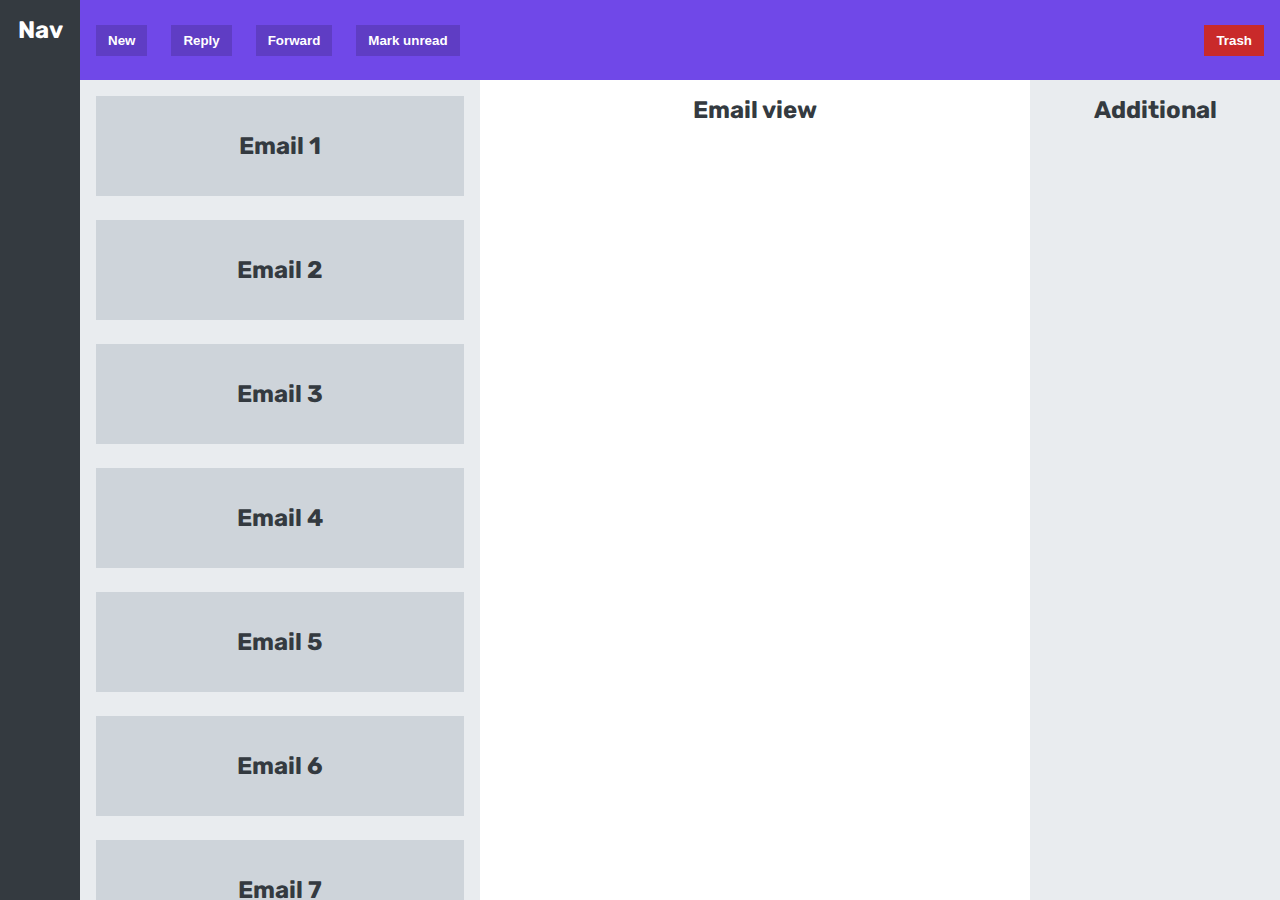
<file: Component-Layout/layout.html>
<!DOCTYPE html>
<html lang="en">
  <head>
    <meta charset="UTF-8" />
    <meta http-equiv="X-UA-Compatible" content="IE=edge" />
    <meta name="viewport" content="width=device-width, initial-scale=1.0" />
    <title>Layout</title>
    <link rel="preconnect" href="https://fonts.googleapis.com" />
    <link rel="preconnect" href="https://fonts.gstatic.com" crossorigin />
    <link
      href="https://fonts.googleapis.com/css2?family=Rubik:wght@400;500;700&display=swap"
      rel="stylesheet"
    />

    <style>
      * {
        margin: 0;
        padding: 0;
        box-sizing: border-box;
      }
      html {
        font-family: "Rubik", sans-serif;
        color: #343a40;
        font-size: 24px;
      }

      body {
        display: grid;
        grid-template-columns: 80px 400px 1fr 250px;
        grid-template-rows: 80px 1fr;
        height: 100vh;

        text-align: center;
        font-weight: bold;
      }

      nav,
      menu,
      section,
      main,
      aside {
        padding: 16px;
      }

      nav {
        background-color: #343a40;
        grid-row: 1/-1;
        color: white;
      }
      menu {
        background-color: #7048e8;
        grid-column: 2/-1;

        display: flex;
        justify-content: space-between;
        align-items: center;
      }
      section {
        background-color: #e9ecef;

        display: flex;
        flex-direction: column;
        gap: 24px;

        overflow: scroll;
      }

      aside {
        background-color: #e9ecef;
      }

      .trash {
        color: white;
        background-color: #c92a2a;
      }
      .btn {
        border: none;
        padding: 8px 12px;
        color: white;
        font-weight: bold;

        cursor: pointer;
      }
      .action {
        display: flex;
        align-items: center;
        gap: 24px;
      }

      .action .btn {
        background-color: #5f3dc4;
      }

      .email {
        background-color: #ced4da;
        height: 100px;

        display: flex;
        align-items: center;
        justify-content: center;
        flex-shrink: 0;
      }
    </style>
  </head>
  <body>
    <nav>Nav</nav>
    <menu>
      <div class="action">
        <button class="btn new">New</button>
        <button class="btn reply">Reply</button>
        <button class="btn forward">Forward</button>
        <button class="btn mark-unread">Mark unread</button>
      </div>
      <button class="btn trash">Trash</button>
    </menu>
    <section>
      <div class="email">Email 1</div>
      <div class="email">Email 2</div>
      <div class="email">Email 3</div>
      <div class="email">Email 4</div>
      <div class="email">Email 5</div>
      <div class="email">Email 6</div>
      <div class="email">Email 7</div>
      <div class="email">Email 8</div>
    </section>
    <main>Email view</main>
    <aside>Additional</aside>
  </body>
</html>
</file>
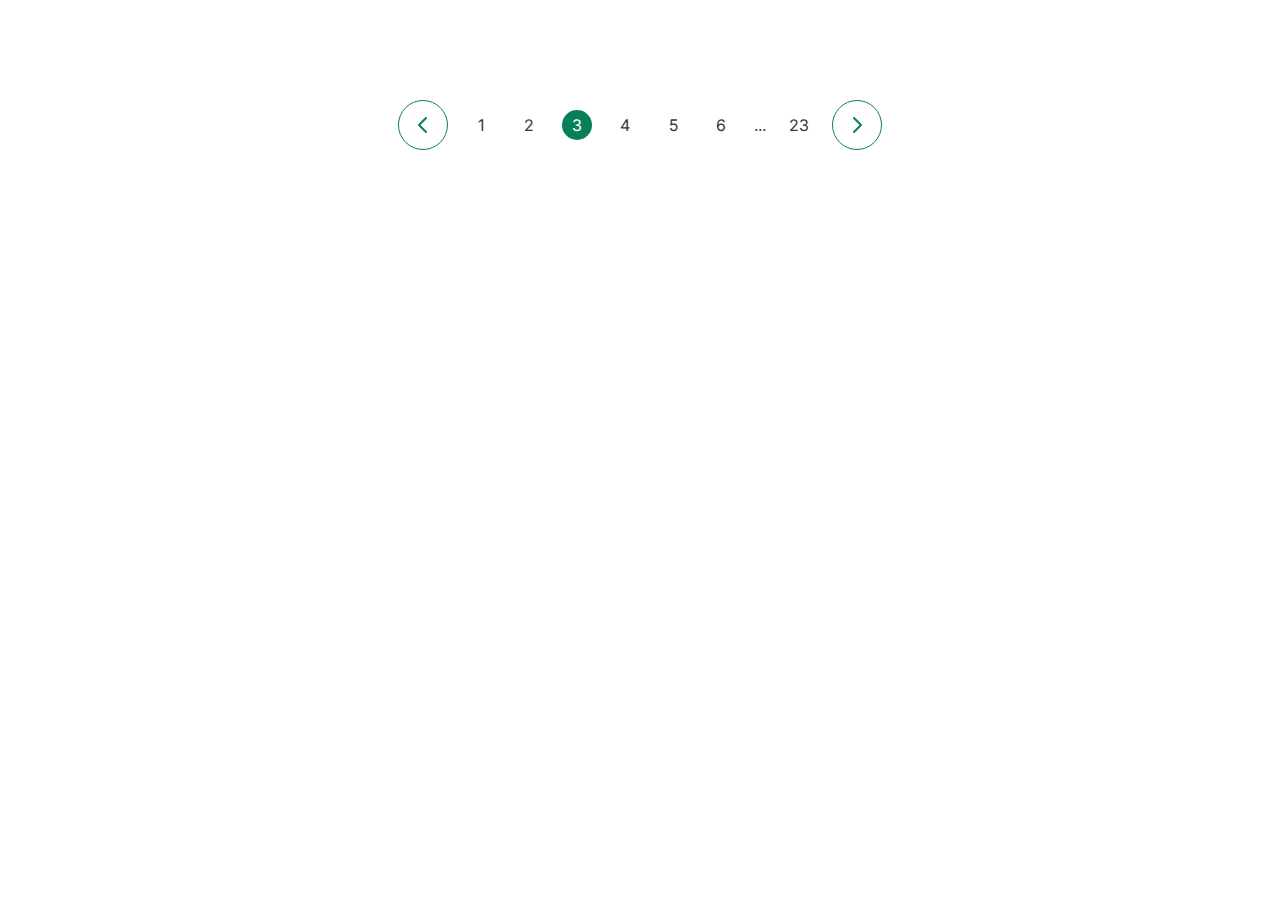
<file: Component-Layout/pagination.html>
<!DOCTYPE html>
<html lang="en">
  <head>
    <meta charset="UTF-8" />
    <meta http-equiv="X-UA-Compatible" content="IE=edge" />
    <meta name="viewport" content="width=device-width, initial-scale=1.0" />
    <title>Pagination</title>
    <link rel="preconnect" href="https://fonts.googleapis.com" />
    <link rel="preconnect" href="https://fonts.gstatic.com" crossorigin />
    <link
      href="https://fonts.googleapis.com/css2?family=Inter:wght@400;500;700&display=swap"
      rel="stylesheet"
    />
    <style>
      /*
SPACING SYSTEM (px)
2 / 4 / 8 / 12 / 16 / 24 / 32 / 48 / 64 / 80 / 96 / 128

FONT SIZE SYSTEM (px)
10 / 12 / 14 / 16 / 18 / 20 / 24 / 30 / 36 / 44 / 52 / 62 / 74 / 86 / 98
*/

      /* MAIN COLOR 
main: #087f5b
gey: #343a40

*/

      * {
        margin: 0;
        padding: 0;
        box-sizing: border-box;
      }

      /* ------------------------ */
      /* GENERAL STYLES */
      /* ------------------------ */
      body {
        font-family: "Inter", sans-serif;
        color: #343a40;
      }

      a {
        color: #343a40;
      }
      .pagination {
        margin: 100px;

        display: flex;
        gap: 18px;
        align-items: center;
        justify-content: center;
      }

      .btn svg {
        width: 24px;
        height: 24px;
        color: #087f5b;
      }

      .btn {
        width: 50px;
        height: 50px;
        border-radius: 50%;
        border: 1px solid #087f5b;
        background-color: white;
        cursor: pointer;

        display: flex;
        align-items: center;
        justify-content: center;
      }

      .btn:hover,
      .btn:hover svg,
      .page:hover {
        color: white;
        background-color: #087f5b;
      }

      .page:link {
        text-decoration: none;
        width: 30px;
        height: 30px;
        border-radius: 50%;

        display: flex;
        align-items: center;
        justify-content: center;
      }

      .active {
        color: white;
        background-color: #087f5b;
      }
    </style>
  </head>
  <body>
    <div class="pagination">
      <button class="btn btn-left">
        <svg
          xmlns="http://www.w3.org/2000/svg"
          class="h-6 w-6"
          fill="none"
          viewBox="0 0 24 24"
          stroke="currentColor"
        >
          <path
            stroke-linecap="round"
            stroke-linejoin="round"
            stroke-width="2"
            d="M15 19l-7-7 7-7"
          />
        </svg>
      </button>

      <a href="#" class="page">1</a>
      <a href="#" class="page">2</a>
      <a href="#" class="page active">3</a>
      <a href="#" class="page">4</a>
      <a href="#" class="page">5</a>
      <a href="#" class="page">6</a>
      <span>...</span>
      <a href="#" class="page">23</a>

      <button class="btn btn-right">
        <svg
          xmlns="http://www.w3.org/2000/svg"
          class="h-6 w-6"
          fill="none"
          viewBox="0 0 24 24"
          stroke="currentColor"
        >
          <path
            stroke-linecap="round"
            stroke-linejoin="round"
            stroke-width="2"
            d="M9 5l7 7-7 7"
          />
        </svg>
      </button>
    </div>
  </body>
</html>
</file>
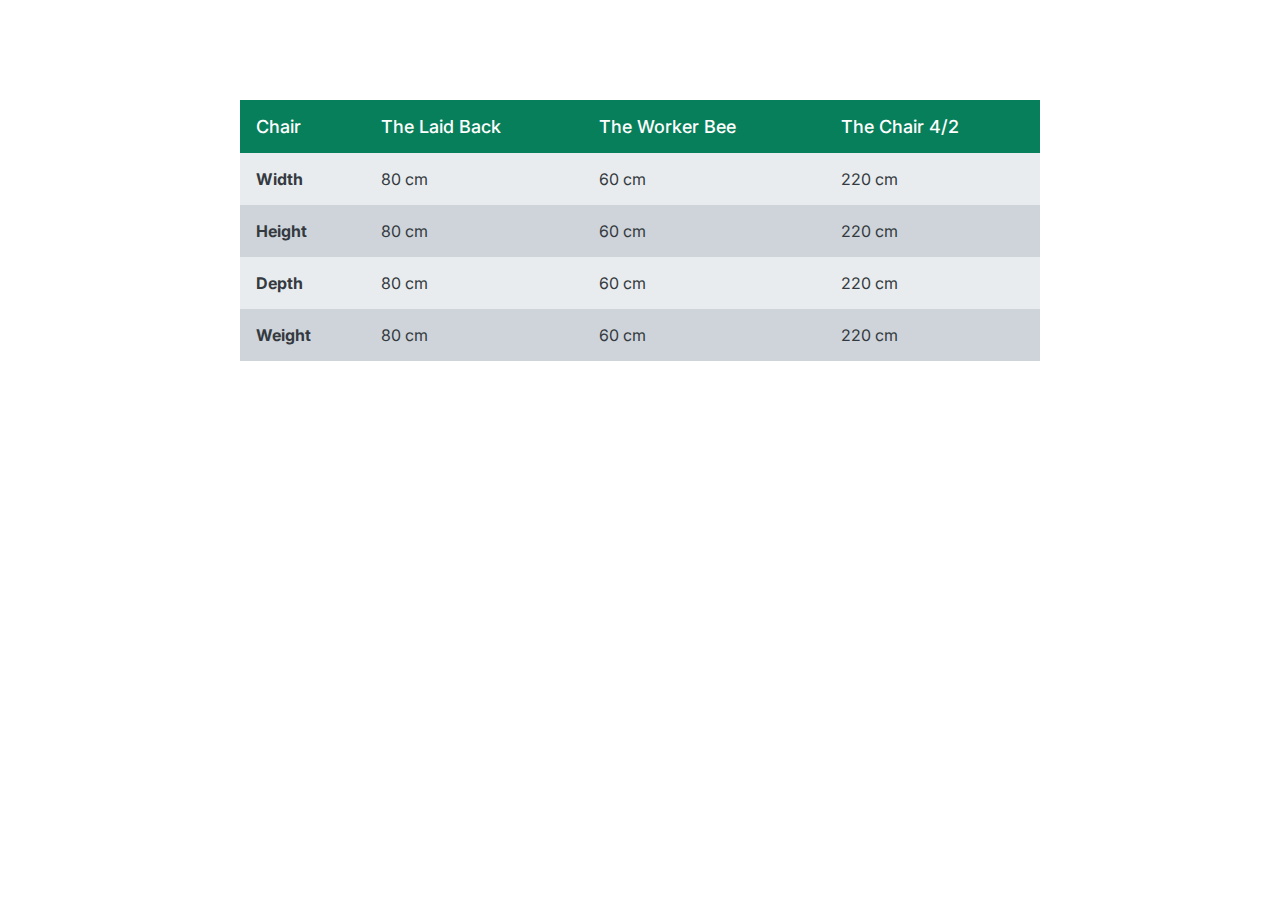
<file: Component-Layout/table.html>
<!DOCTYPE html>
<html lang="en">
  <head>
    <meta charset="UTF-8" />
    <meta http-equiv="X-UA-Compatible" content="IE=edge" />
    <meta name="viewport" content="width=device-width, initial-scale=1.0" />
    <title>Table</title>
    <link rel="preconnect" href="https://fonts.googleapis.com" />
    <link rel="preconnect" href="https://fonts.gstatic.com" crossorigin />
    <link
      href="https://fonts.googleapis.com/css2?family=Inter:wght@400;500;700&display=swap"
      rel="stylesheet"
    />
    <style>
      /*
SPACING SYSTEM (px)
2 / 4 / 8 / 12 / 16 / 24 / 32 / 48 / 64 / 80 / 96 / 128

FONT SIZE SYSTEM (px)
10 / 12 / 14 / 16 / 18 / 20 / 24 / 30 / 36 / 44 / 52 / 62 / 74 / 86 / 98
*/

      /* MAIN COLOR 
main: #087f5b
gey: #343a40

*/

      * {
        margin: 0;
        padding: 0;
        box-sizing: border-box;
      }

      /* ------------------------ */
      /* GENERAL STYLES */
      /* ------------------------ */
      body {
        font-family: "Inter", sans-serif;
        color: #343a40;
      }

      .table {
        margin: 100px auto;
        width: 800px;
        height: 200px;
      }

      .header {
        background-color: #087f5b;
        font-size: 18px;
        color: white;
        font-weight: 500;
      }

      .odd {
        background-color: #e9ecef;
      }
      .even {
        background-color: #ced4da;
      }

      td {
        padding: 16px 16px;
      }

      .character {
        color: #343a40;
        font-weight: 700;
      }
    </style>
  </head>
  <body>
    <table class="table" cellspacing="0" cellpadding="0">
      <thead class="header">
        <tr>
          <td>Chair</td>
          <td>The Laid Back</td>
          <td>The Worker Bee</td>
          <td>The Chair 4/2</td>
        </tr>
      </thead>
      <tbody>
        <tr class="odd">
          <td class="character">Width</td>
          <td>80 cm</td>
          <td>60 cm</td>
          <td>220 cm</td>
        </tr>
        <tr class="even">
          <td class="character">Height</td>
          <td>80 cm</td>
          <td>60 cm</td>
          <td>220 cm</td>
        </tr>
        <tr class="odd">
          <td class="character">Depth</td>
          <td>80 cm</td>
          <td>60 cm</td>
          <td>220 cm</td>
        </tr>
        <tr class="even">
          <td class="character">Weight</td>
          <td>80 cm</td>
          <td>60 cm</td>
          <td>220 cm</td>
        </tr>
      </tbody>
    </table>
  </body>
</html>
</file>
<file: styles/style.css>
* {
  padding: 0;
  margin: 0;
}
body {
  color: #444;
  font-family: sans-serif;
}

.container {
  width: 1200px;
  margin: 0 auto;
  position: relative;
}

h1,
h2,
h3 {
  color: #1098ad;
}

h1 {
  font-size: 26px;
  text-transform: uppercase;
  font-style: italic;
}

h1::first-letter {
  margin-right: 10px;
  font-style: normal;
}

h2 {
  font-size: 40px;
  margin-bottom: 30px;
}

h3 {
  font-size: 30px;
  margin-bottom: 20px;
}

h4 {
  font-size: 20px;
  text-transform: uppercase;
  text-align: center;
  margin-bottom: 20px;
}

p {
  font-size: 22px;
  line-height: 1.5;
  margin-bottom: 30px;
}

ul,
ol {
  margin-left: 50px;
  margin-bottom: 20px;
}
li {
  font-size: 20px;
}

#author {
  font-style: italic;
  font-size: 18px;
}

#copyright {
  font-size: 16px;
}
.related-author {
  font-size: 18px;
  font-weight: bold;
}

.related {
  list-style: none;
}

/* best practice: in real project, use class instead of using id to prepare for the future
we dont need to come back and update id to class when we need to reuse */

.main-header {
  background-color: #f7f7f7;
  padding: 20px 40px;
  margin-bottom: 60px;
  height: 80px;
}

aside {
  background-color: #f7f7f7;
  border: 5px solid #1098ad;
  padding: 50px 0;
  width: 500px;
}

li:first-child {
  font-weight: bold;
}

li:last-child {
  font-style: italic;
}

/* best practice:  nth-child, first-child, last-child,... work best for 
the element contains all the same tag such as ul, ol, table, tr, td, ...*/
li:nth-child(even) {
  color: red;
}

/* warning: this style works for <p> inside article and
 that element must be the first element of article */
/* Misconception: it wont work */
article p:first-child {
  color: red;
}

article {
  margin-bottom: 60px;
}

/* best practice: When styling <a>, it should be :link since 
we dont want to style <a></a> (not actual link) */
a:link {
  color: #1098ad;
  text-decoration: none;
}

a:visited {
  color: #1098ad;
}

a:hover {
  color: orange;
  font-weight: bold;
  text-decoration: underline orangered;
}

a:active {
  background-color: black;
  font-style: italic;
}

/* LVHA */

#copyright {
  color: red;
}

.copyright-footer {
  color: white;
}

footer p {
  color: rebeccapurple !important;
}

.post-header {
  margin-bottom: 30px;
}

.post-header h2 {
  position: relative;
}

.post-header h2::after {
  content: "top";
  background-color: yellow;
  text-transform: uppercase;
  position: absolute;
  top: 0;
  right: 0;
  font-size: 20px;
  padding: 4px;
}

.post-img {
  width: 100%;
  height: auto;
}

nav a:link {
  display: inline-block;
  margin-right: 20px;
}

.btn-like {
  display: inline-block;
  padding: 15px;
  font-size: 20px;
  position: absolute;
  bottom: 20px;
  right: 20px;
}

/* flex */
.main-header {
  display: flex;
  align-items: center;
  justify-content: space-between;
}

.author-box {
  display: flex;
  align-items: center;
}

#author {
  margin-bottom: 0;
  margin-left: 10px;
}

.related-post {
  display: flex;
  align-items: center;
  margin-bottom: 20px;
  gap: 20px;
}

.related-author {
  margin-bottom: 0px;
  font-style: italic;
  font-weight: normal;
}

.related-link:link {
  font-style: normal;
  font-weight: bold;
}

article {
  flex-basis: 825px;
}

.row {
  display: flex;
  gap: 25px;
}

.row aside {
  flex: 1 0 300px;
  align-self: flex-start;
}
</file>
<file: Design/style.css>
/*
SPACING SYSTEM (px)
2 / 4 / 8 / 12 / 16 / 24 / 32 / 48 / 64 / 80 / 96 / 128

FONT SIZE SYSTEM (px)
10 / 12 / 14 / 16 / 18 / 20 / 24 / 30 / 36 / 44 / 52 / 62 / 74 / 86 / 98
*/

/* MAIN COLOR 
main: #087f5b
gey: #343a40

*/

* {
  margin: 0;
  padding: 0;
  box-sizing: border-box;
}

/* ------------------------ */
/* GENERAL STYLES */
/* ------------------------ */
body {
  font-family: "Inter", sans-serif;
  color: #343a40;
  border-bottom: 8px solid #087f5b;
}

.container {
  width: 960px;
  margin: 0 auto;
}

header,
section {
  margin-bottom: 96px;
}

h2 {
  margin-bottom: 48px;
  /* 20 / 24 / 30 / 36 /  */
  font-size: 30px;
  letter-spacing: -0.5px;
}

.grid-3-cols {
  display: grid;
  grid-template-columns: repeat(3, 1fr);
  column-gap: 80px;
}

/* 
if it does somethings, it should be a button
if it leads to somewhere, it should be a link
ex: open modal, use button
go to other pages, use link
*/
.btn:link,
.btn:visited {
  background-color: #087f5b;
  color: #fff;
  text-decoration: none;
  text-transform: uppercase;
  font-weight: 500;
  border-radius: 100px;
  display: inline-block;
}

.btn:hover,
.btn:active {
  background-color: #099268;
}

.btn--big {
  padding: 16px 32px;
  font-size: 18px;
}

.btn--small {
  font-size: 14px;
  padding: 8px 12px;
}

/* ------------------------ */
/* COMPONENT STYLES */
/* ------------------------ */

/* HEADER */
header {
  display: grid;
  grid-template-columns: repeat(2, 1fr);
  column-gap: 80px;
  margin-top: 64px;
}

.header-text-box {
  align-self: center;
}

h1 {
  margin-bottom: 32px;
  font-size: 44px;
  line-height: 1.1;
  letter-spacing: -1px;
  /* text-shadow: 0 20px 30px rgba(0, 0, 0, 0.1); */
}

.header-text {
  margin-bottom: 24px;
  font-size: 18px;
  line-height: 1.7;
}

img {
  width: 100%;
  border-radius: 12px;
}

/* FEATURES */
.features-icon {
  stroke: #087f5b;
  width: 36px;
  height: 36px;
  margin-bottom: 24px;
}

.features-title {
  margin-bottom: 16px;
  font-size: 20px;
}

.features-text {
  font-size: 18px;
  line-height: 1.7;
}

/* TESTIMONIAL */
.testimonial-section {
  background-color: #087f5b;
  color: #fff;
  padding: 24px;
  border-radius: 12px;
}

.testimonial-box {
  grid-column: 2 / -1;
  align-self: center;
}

.testimonial-box h2 {
  margin-bottom: 24px;
  font-size: 24px;
}

.testimonial-text {
  font-style: italic;
  margin-bottom: 24px;
  font-size: 18px;
  line-height: 1.7;
  color: #e6fcf5;
}

.testimonial-author {
  color: #c3fae8;
}

/* CHAIRS */
.chair {
  /* offset-x | offset-y | blur-radius | spread-radius | color */
  box-shadow: 0 20px 30px 0 rgba(0, 0, 0, 0.07);
  border-radius: 12px;
}

.chair img {
  border-bottom-left-radius: 0;
  border-bottom-right-radius: 0;
}

.chair-box {
  padding: 24px;
}

h3 {
  margin-bottom: 24px;
  font-size: 20px;
}

.chair-details {
  list-style: none;
  margin-bottom: 48px;
}

.chair-details li {
  display: flex;
  align-items: center;
  gap: 12px;
  margin-bottom: 16px;
}

.chair-details li:last-child {
  margin-bottom: 0;
}

.chair-icon {
  stroke: #087f5b;
  width: 24px;
}

.chair-price {
  display: flex;
  justify-content: space-between;
  font-size: 20px;
  align-items: center;
}

footer {
  margin-bottom: 48px;
  font-size: 14px;
  color: #495057;
}
</file>
<file: styles/product.css>
* {
  margin: 0;
  padding: 0;
  box-sizing: border-box;
}

body {
  color: black;
  font-family: sans-serif;
  line-height: 1.5;
}

.container {
  margin: 50px auto;
  width: 825px;
  position: relative;
}

.sale{
  background-color: rgb(185, 38, 38);
  word-spacing: 10px;
  display: inline-block;
  padding: 5px 10px;
  font-weight: 600;
  color: white;
  position: absolute;
  top: -25px;
  left: -25px;
  letter-spacing: 2px;
}

article {
  border: 5px solid black;
}

.product-name {
  text-align: center;
  background-color: #f7f7f7;
  text-transform: uppercase;
  padding-top: 10px;
  height: 50px;

}

.shipping {
  text-transform: uppercase;
  color: #444;
  font-weight: bold;
  margin-bottom: 10px;
  margin-top: 15px;
  font-size: 14px;
}

.more-info:link,
.more-info:active,
.more-info:visited {
  color: black;
}

.more-info:hover {
  text-decoration: none;
}
ul {
  list-style: square;
}

.btn-add-to-cart {
  background-color: black;
  color: white;
  text-transform: uppercase;
  font-size: 25px;
  cursor: pointer;
  border: none;
  border-top: 5px solid black;
  width: 100%;
  padding: 10px 0;
  padding-top: 20px;
  border-radius: 0;
}

.btn-add-to-cart:hover {
  background-color: white;
  color: black;
  text-transform: uppercase;
  font-size: 25px;
  cursor: pointer;
  width: 100%;
  padding: 10px 0;
  padding-top: 20px;
}

.product-price {
  font-size: x-large;
  font-weight: bold;
}
li {
  margin: 5px 30px;
}

.details-title {
  text-transform: uppercase;
  color: #444;
  font-weight: bold;
  margin-top: 10px;
}


p {
  margin: 10px 0;
}

.color-choice div {
  display: inline-block;
  width: 20px;
  height: 20px;
  margin-right: 10px;
  margin-top: 20px;
}

.black {
  background-color: black;
}
.blue {
  background-color: rgb(0, 132, 255);
}
.red {
  background-color: rgb(255, 0, 43);
}
.orange {
  background-color: rgb(255, 208, 0);
}
.green {
  background-color: rgb(47, 255, 82);
}
.brown {
  background-color: rgb(165, 56, 42);
}
/* Flexbox */
/* .product-img{
  width: 33%;
}
.flex-container{
  display: flex;
  gap: 25px;
  flex: 1 1 auto;
}
.product-description{
  flex-basis: 40%;
}
.flex-price-shipping{
  display: flex;
  gap: 10px;
  justify-content: space-between;
}
.product-details{
  margin-bottom: 0px;
  margin-top: 0px;
}
.shipping{
  font-size: 14px;
} */


/* css grid */
.product-img{
  width: 250px;
}
article{
  display: grid;
  grid-template-columns: 250px 1fr 1fr;
  grid-template-rows: auto 1fr auto;
  column-gap: 20px;
  align-items: stretch;
}
.product-name, .btn-add-to-cart{
  grid-column: 1 / -1;
}
.product-description{
  display: grid;
  grid-template-columns: 1fr 1fr;
  grid-template-rows: auto auto auto auto;

}
.product-text, .more-info, .color-choice{
  grid-column: 1/-1;
}
</file>
